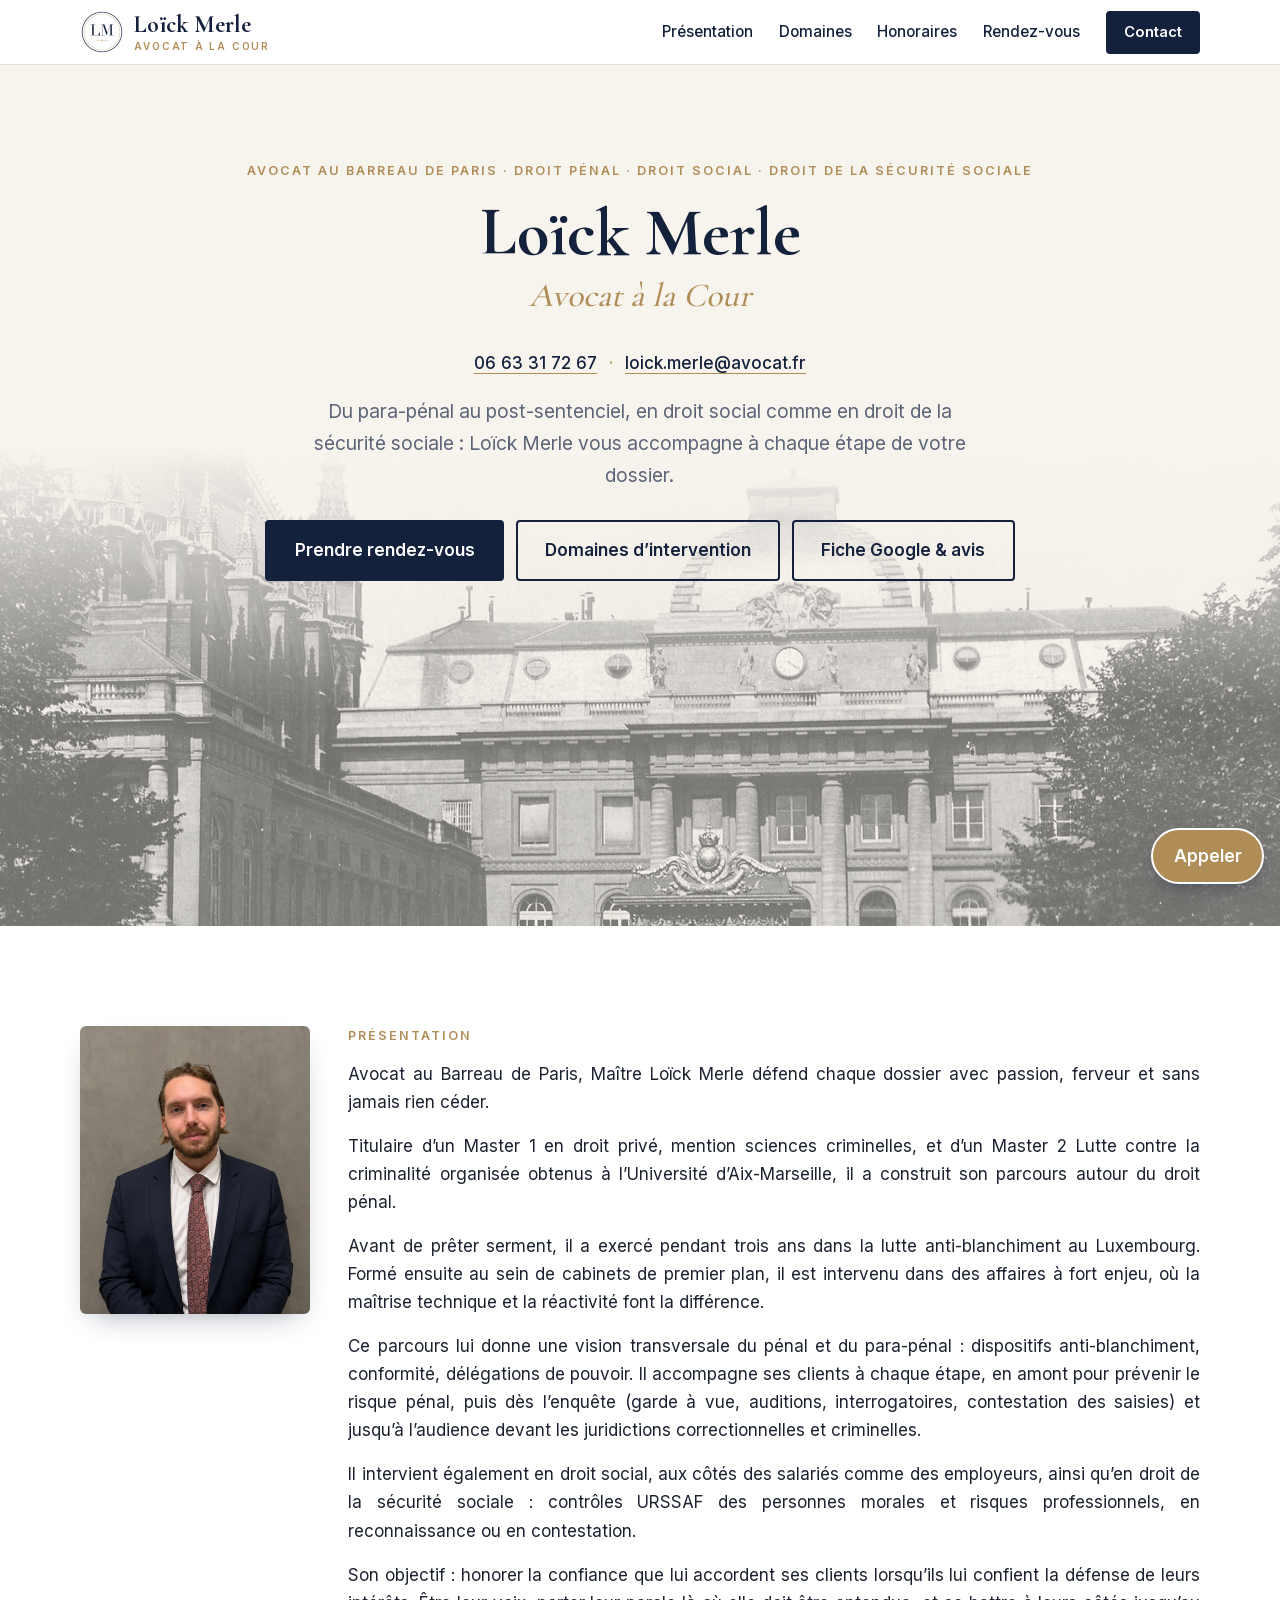
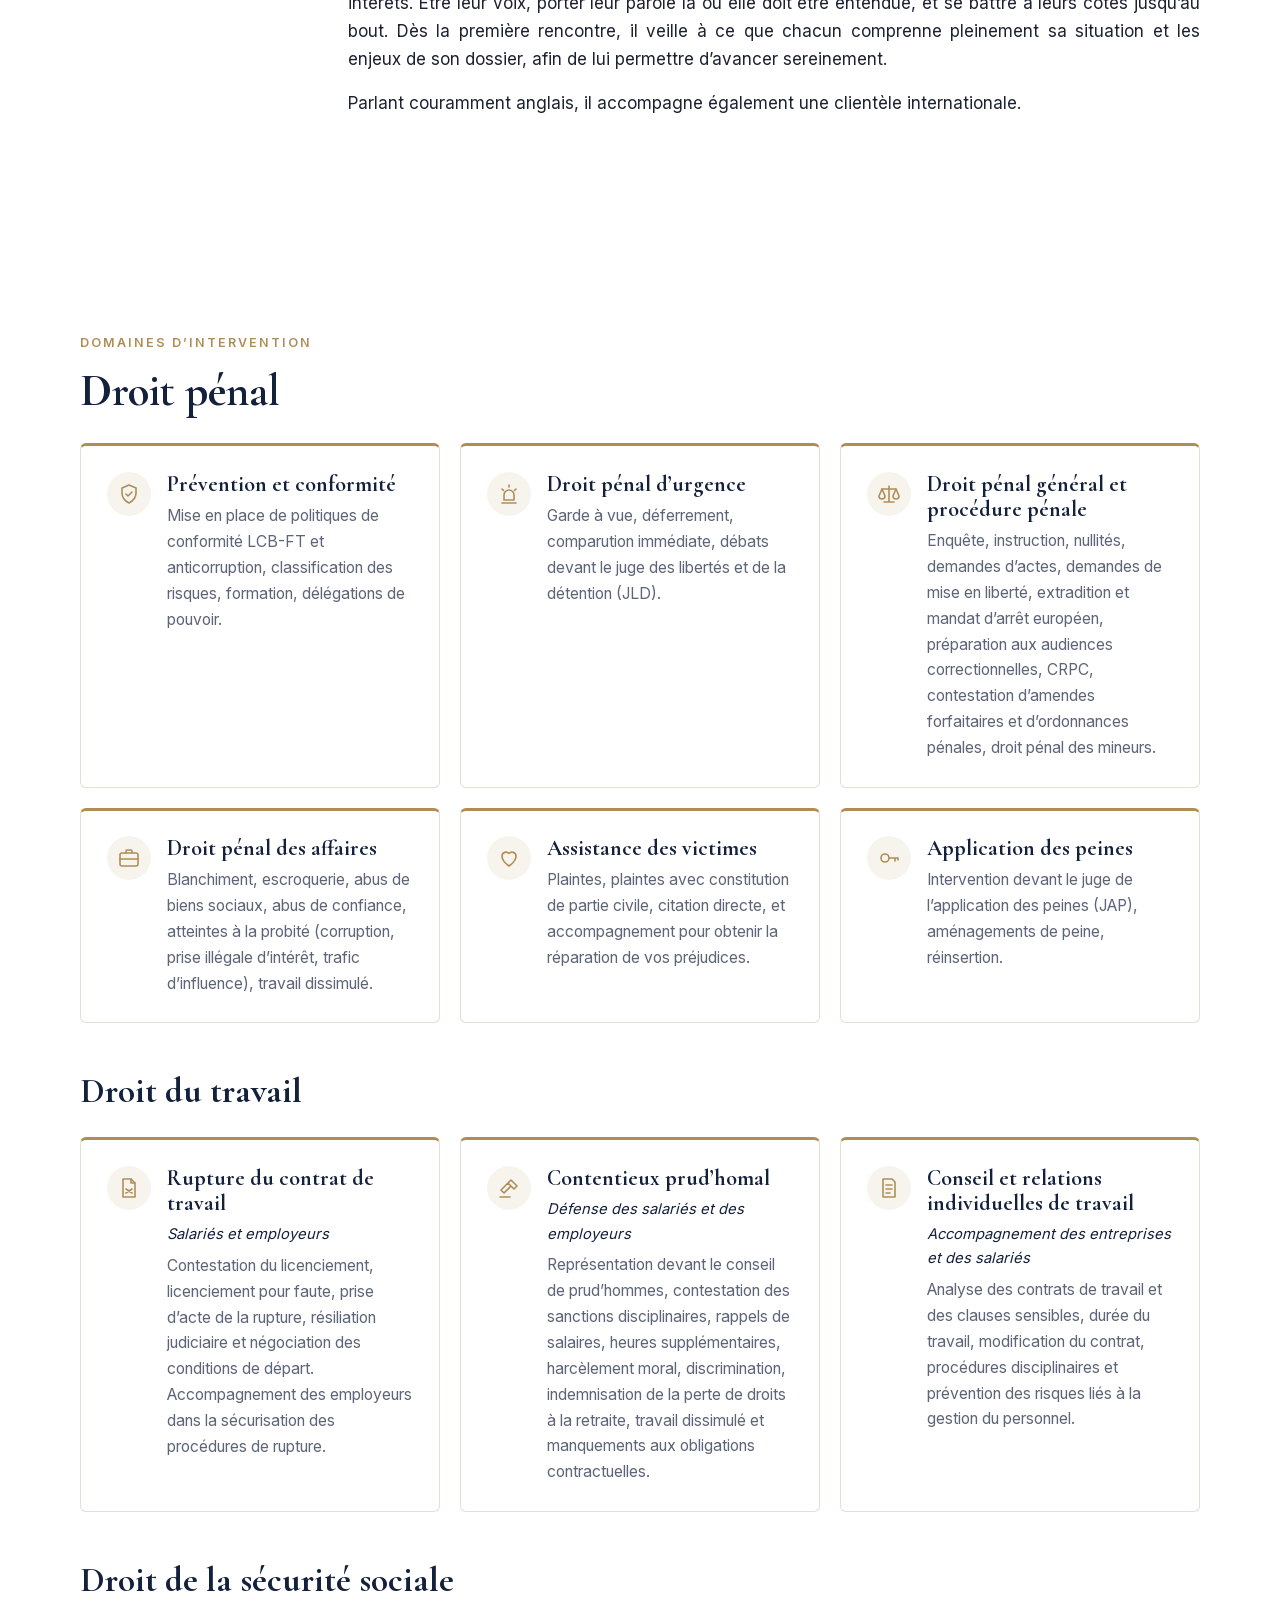
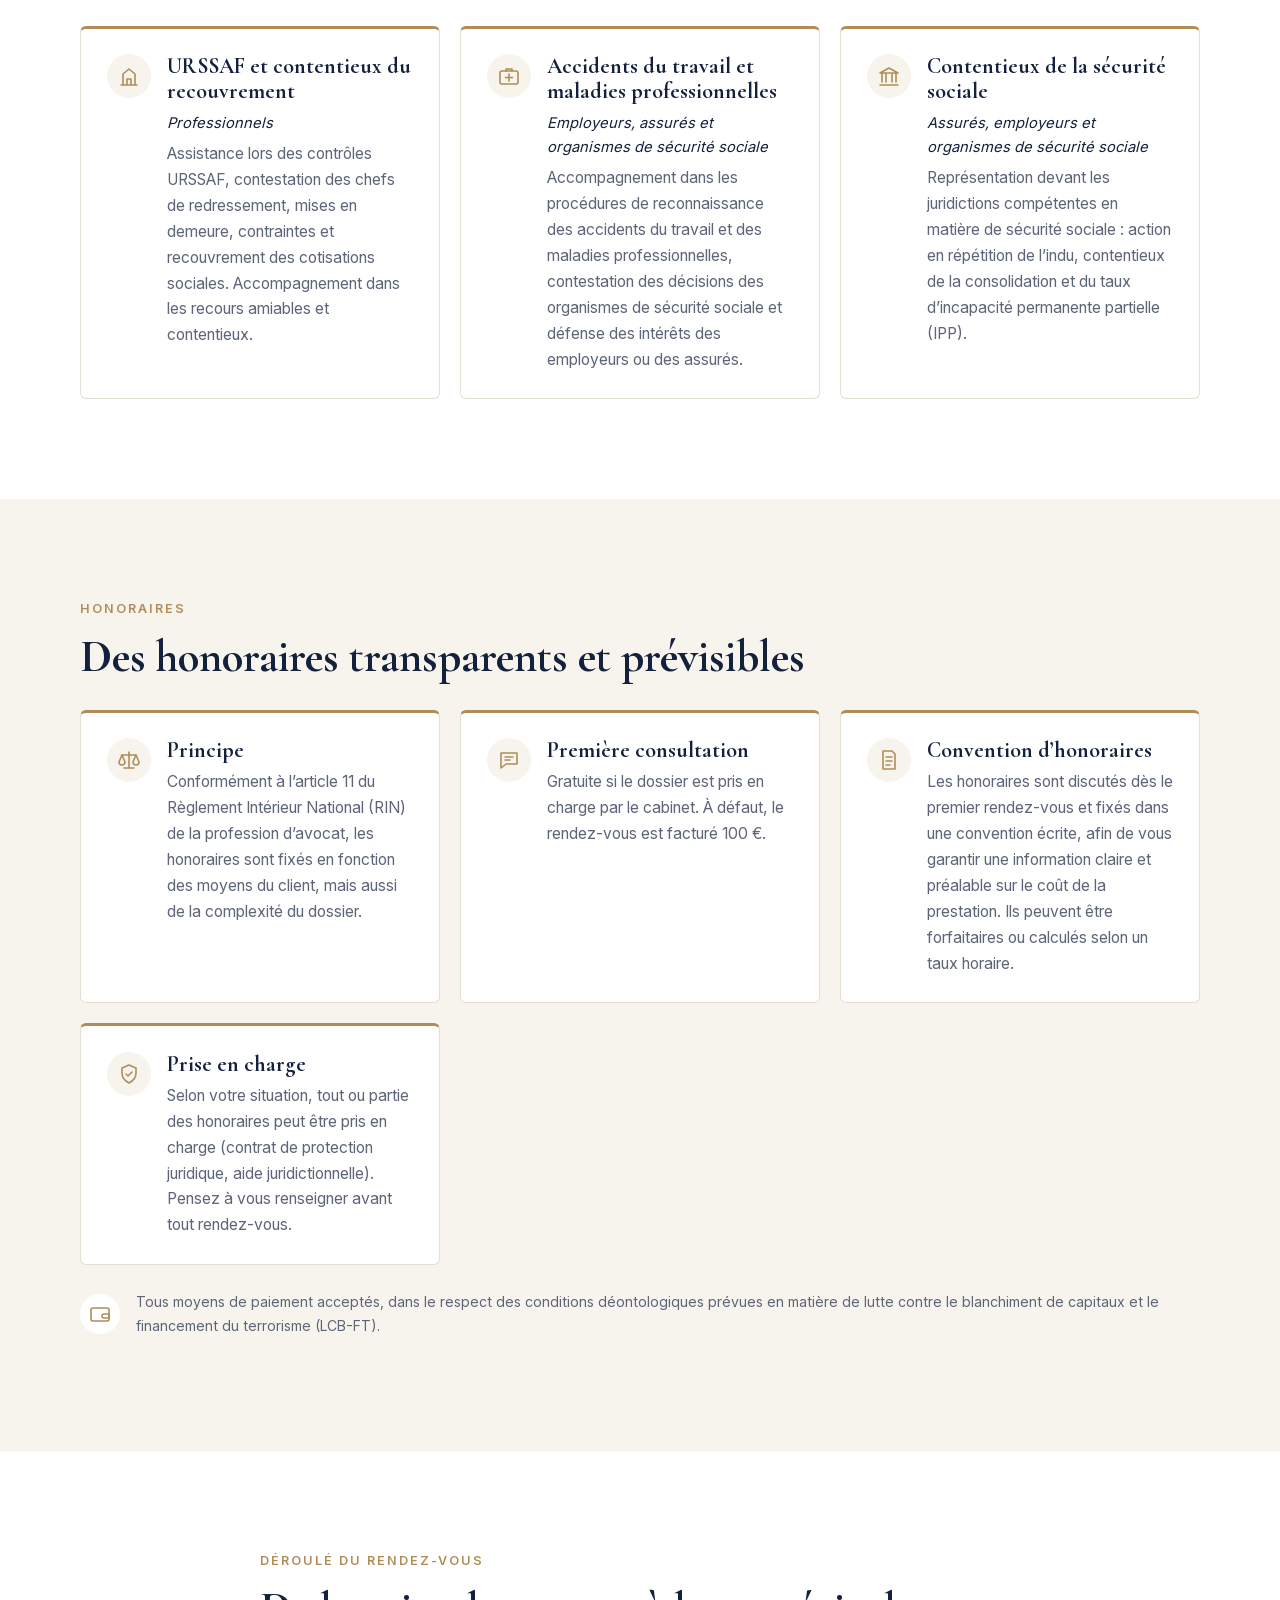
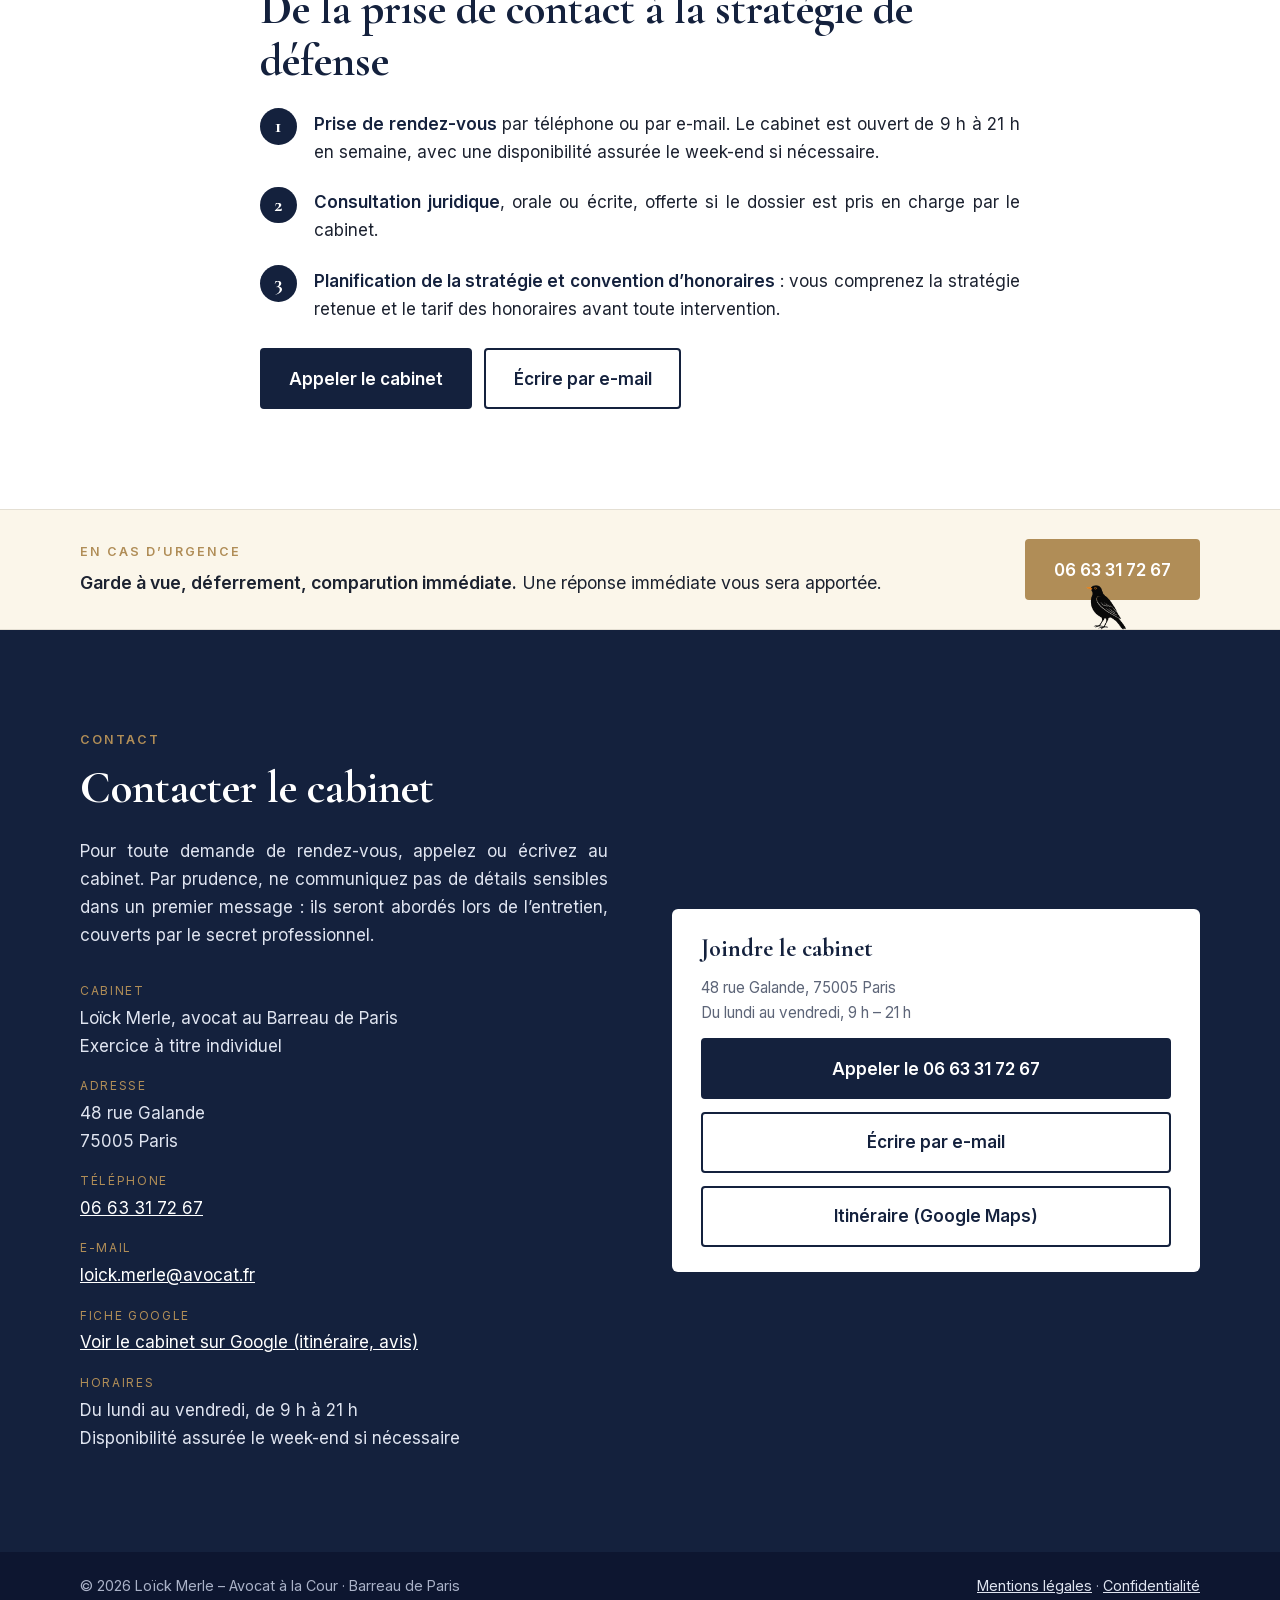
<file: index.html>
<!doctype html>
<html lang="fr">
<head>
  <meta charset="utf-8">
  <meta name="viewport" content="width=device-width, initial-scale=1">
  <title>Loïck Merle – Avocat à la Cour, pénaliste à Paris</title>
  <meta name="description" content="Loïck Merle, avocat à la Cour à Paris : du para-pénal au post-sentenciel. Garde à vue, comparution immédiate, instruction, droit pénal des affaires, victimes, droit du travail et sécurité sociale.">
  <meta property="og:title" content="Loïck Merle – Avocat à la Cour">
  <meta property="og:description" content="Du para-pénal au post-sentenciel : défense pénale, droit social et sécurité sociale, partout en France.">
  <meta property="og:locale" content="fr_FR">
  <link rel="preload" href="fonts/CormorantGaramond-500.woff2" as="font" type="font/woff2" crossorigin>
  <link rel="preload" href="fonts/Inter-400.woff2" as="font" type="font/woff2" crossorigin>
  <link rel="stylesheet" href="fonts/fonts.css?v=1795462035">
  <link rel="icon" type="image/png" sizes="64x64" href="images/favicon-64.png?v=1792937744">
  <link rel="apple-touch-icon" href="images/apple-touch-icon.png?v=1792937744">
  <link rel="stylesheet" href="style.css?v=1795462640">
  <script type="application/ld+json">
  {
    "@context": "https://schema.org",
    "@type": "LegalService",
    "name": "Loïck Merle – Avocat à la Cour",
    "address": { "@type": "PostalAddress", "streetAddress": "48 rue Galande", "postalCode": "75005", "addressLocality": "Paris", "addressCountry": "FR" },
    "telephone": "+33663317267",
    "email": "loick.merle@avocat.fr",
    "openingHoursSpecification": { "@type": "OpeningHoursSpecification", "dayOfWeek": ["Monday","Tuesday","Wednesday","Thursday","Friday"], "opens": "09:00", "closes": "21:00" },
    "sameAs": ["https://share.google/umiA7TWcqOIGLIWiP"],
    "hasMap": "https://share.google/umiA7TWcqOIGLIWiP",
    "knowsLanguage": ["fr", "en"],
    "founder": { "@type": "Person", "name": "Loïck Merle", "jobTitle": "Avocat à la Cour" },
    "areaServed": "FR",
    "inLanguage": "fr"
  }
  </script>
</head>
<body>
  <header class="site-header">
    <div class="wrap bar">
      <a href="#accueil" class="brand"><img class="brand-logo" src="images/logo-icone.png?v=1792937744" alt="" width="44" height="44"><div>Loïck Merle <span>Avocat à la Cour</span></div></a>
      <button class="burger" aria-label="Ouvrir le menu" aria-expanded="false" aria-controls="nav">☰</button>
      <nav id="nav" aria-label="Navigation principale">
        <a href="#apropos">Présentation</a>
        <a href="#domaines">Domaines</a>
        <a href="#honoraires">Honoraires</a>
        <a href="#rendez-vous">Rendez-vous</a>
        <a href="#contact" class="btn btn-sm">Contact</a>
      </nav>
    </div>
  </header>

  <main>
    <section id="accueil" class="hero">
      <div class="wrap hero-grid solo">
        <div class="hero-text">
          <p class="eyebrow">Avocat au Barreau de Paris · Droit pénal · Droit social · Droit de la sécurité sociale</p>
          <h1>Loïck Merle<br><span class="h1-sub">Avocat à la Cour</span></h1>
          <p class="hero-contact"><a href="tel:+33663317267">06 63 31 72 67</a> <span aria-hidden="true">·</span> <a href="mailto:loick.merle@avocat.fr">loick.merle@avocat.fr</a></p>
          <p class="lead">Du para-pénal au post-sentenciel, en droit social comme en droit de la sécurité sociale : Loïck Merle vous accompagne à chaque étape de votre dossier.</p>
          <div class="cta">
            <a href="#rendez-vous" class="btn">Prendre rendez-vous</a>
            <a href="#domaines" class="btn btn-ghost">Domaines d’intervention</a>
            <a href="https://share.google/umiA7TWcqOIGLIWiP" class="btn btn-ghost" target="_blank" rel="noopener">Fiche Google &amp; avis</a>
          </div>
        </div>
      </div>
    </section>

    <section id="apropos" class="section">
      <div class="wrap presentation">
        <figure class="portrait">
          <img src="images/portrait.webp?v=1795346760" alt="Portrait de Loïck Merle, avocat à la Cour" width="900" height="1125" loading="lazy">
        </figure>
        <div class="pres-text">
          <p class="eyebrow">Présentation</p>
          <p>Avocat au Barreau de Paris, Maître Loïck Merle défend chaque dossier avec passion, ferveur et sans jamais rien céder.</p>
          <p>Titulaire d’un Master 1 en droit privé, mention sciences criminelles, et d’un Master 2 Lutte contre la criminalité organisée obtenus à l’Université d’Aix-Marseille, il a construit son parcours autour du droit pénal.</p>
          <p>Avant de prêter serment, il a exercé pendant trois ans dans la lutte anti-blanchiment au Luxembourg. Formé ensuite au sein de cabinets de premier plan, il est intervenu dans des affaires à fort enjeu, où la maîtrise technique et la réactivité font la différence.</p>
          <p>Ce parcours lui donne une vision transversale du pénal et du para-pénal : dispositifs anti-blanchiment, conformité, délégations de pouvoir. Il accompagne ses clients à chaque étape, en amont pour prévenir le risque pénal, puis dès l’enquête (garde à vue, auditions, interrogatoires, contestation des saisies) et jusqu’à l’audience devant les juridictions correctionnelles et criminelles.</p>
          <p>Il intervient également en droit social, aux côtés des salariés comme des employeurs, ainsi qu’en droit de la sécurité sociale : contrôles URSSAF des personnes morales et risques professionnels, en reconnaissance ou en contestation.</p>
          <p>Son objectif : honorer la confiance que lui accordent ses clients lorsqu’ils lui confient la défense de leurs intérêts. Être leur voix, porter leur parole là où elle doit être entendue, et se battre à leurs côtés jusqu’au bout. Dès la première rencontre, il veille à ce que chacun comprenne pleinement sa situation et les enjeux de son dossier, afin de lui permettre d’avancer sereinement.</p>
          <p>Parlant couramment anglais, il accompagne également une clientèle internationale.</p>
        </div>
      </div>
    </section>

    <section id="domaines" class="section">
      <div class="wrap">
        <p class="eyebrow">Domaines d’intervention</p>
        <h2>Droit pénal</h2>
        <div class="cards">
          <article class="card"><span class="ico" aria-hidden="true"><svg viewBox="0 0 24 24"><path d="M12 3l7 3v5c0 5-3 8-7 10-4-2-7-5-7-10V6z"/><path d="M9 12l2 2 4-4"/></svg></span><div><h3>Prévention et conformité</h3><p>Mise en place de politiques de conformité LCB-FT et anticorruption, classification des risques, formation, délégations de pouvoir.</p></div></article>
          <article class="card"><span class="ico" aria-hidden="true"><svg viewBox="0 0 24 24"><path d="M12 3v2M5 7l1.4 1.4M19 7l-1.4 1.4"/><path d="M7 18v-5a5 5 0 0110 0v5z"/><path d="M5 21h14"/></svg></span><div><h3>Droit pénal d’urgence</h3><p>Garde à vue, déferrement, comparution immédiate, débats devant le juge des libertés et de la détention (JLD).</p></div></article>
          <article class="card"><span class="ico" aria-hidden="true"><svg viewBox="0 0 24 24"><path d="M12 4v16M7 20h10M5 7h14"/><path d="M5 7l-3 7a3 3 0 006 0zM19 7l-3 7a3 3 0 006 0z"/></svg></span><div><h3>Droit pénal général et procédure pénale</h3><p>Enquête, instruction, nullités, demandes d’actes, demandes de mise en liberté, extradition et mandat d’arrêt européen, préparation aux audiences correctionnelles, CRPC, contestation d’amendes forfaitaires et d’ordonnances pénales, droit pénal des mineurs.</p></div></article>
          <article class="card"><span class="ico" aria-hidden="true"><svg viewBox="0 0 24 24"><rect x="3" y="7" width="18" height="13" rx="2"/><path d="M9 7V5a1 1 0 011-1h4a1 1 0 011 1v2M3 13h18"/></svg></span><div><h3>Droit pénal des affaires</h3><p>Blanchiment, escroquerie, abus de biens sociaux, abus de confiance, atteintes à la probité (corruption, prise illégale d’intérêt, trafic d’influence), travail dissimulé.</p></div></article>
          <article class="card"><span class="ico" aria-hidden="true"><svg viewBox="0 0 24 24"><path d="M12 20s-7-4.5-7-10a4 4 0 017-2.5A4 4 0 0119 10c0 5.5-7 10-7 10z"/></svg></span><div><h3>Assistance des victimes</h3><p>Plaintes, plaintes avec constitution de partie civile, citation directe, et accompagnement pour obtenir la réparation de vos préjudices.</p></div></article>
          <article class="card"><span class="ico" aria-hidden="true"><svg viewBox="0 0 24 24"><circle cx="8" cy="12" r="4"/><path d="M12 12h9M18 12v3M21 12v2"/></svg></span><div><h3>Application des peines</h3><p>Intervention devant le juge de l’application des peines (JAP), aménagements de peine, réinsertion.</p></div></article>
        </div>

        <h2 class="h-sub">Droit du travail</h2>
        <div class="cards">
          <article class="card"><span class="ico" aria-hidden="true"><svg viewBox="0 0 24 24"><path d="M6 3h8l4 4v14H6z"/><path d="M14 3v4h4M9 13l6 4M15 13l-6 4"/></svg></span><div><h3>Rupture du contrat de travail</h3><p class="who">Salariés et employeurs</p><p>Contestation du licenciement, licenciement pour faute, prise d’acte de la rupture, résiliation judiciaire et négociation des conditions de départ. Accompagnement des employeurs dans la sécurisation des procédures de rupture.</p></div></article>
          <article class="card"><span class="ico" aria-hidden="true"><svg viewBox="0 0 24 24"><path d="M14 4l6 6-3 3-6-6zM11 7L4 14l3 3 7-7M3 21h10"/></svg></span><div><h3>Contentieux prud’homal</h3><p class="who">Défense des salariés et des employeurs</p><p>Représentation devant le conseil de prud’hommes, contestation des sanctions disciplinaires, rappels de salaires, heures supplémentaires, harcèlement moral, discrimination, indemnisation de la perte de droits à la retraite, travail dissimulé et manquements aux obligations contractuelles.</p></div></article>
          <article class="card"><span class="ico" aria-hidden="true"><svg viewBox="0 0 24 24"><path d="M6 3h9l3 3v15H6z"/><path d="M9 9h6M9 13h6M9 17h4"/></svg></span><div><h3>Conseil et relations individuelles de travail</h3><p class="who">Accompagnement des entreprises et des salariés</p><p>Analyse des contrats de travail et des clauses sensibles, durée du travail, modification du contrat, procédures disciplinaires et prévention des risques liés à la gestion du personnel.</p></div></article>
        </div>

        <h2 class="h-sub">Droit de la sécurité sociale</h2>
        <div class="cards">
          <article class="card"><span class="ico" aria-hidden="true"><svg viewBox="0 0 24 24"><path d="M4 21h16M6 21V10l6-5 6 5v11M10 21v-6h4v6"/></svg></span><div><h3>URSSAF et contentieux du recouvrement</h3><p class="who">Professionnels</p><p>Assistance lors des contrôles URSSAF, contestation des chefs de redressement, mises en demeure, contraintes et recouvrement des cotisations sociales. Accompagnement dans les recours amiables et contentieux.</p></div></article>
          <article class="card"><span class="ico" aria-hidden="true"><svg viewBox="0 0 24 24"><rect x="3" y="7" width="18" height="13" rx="2"/><path d="M12 10v7M8.5 13.5h7M9 7V5h6v2"/></svg></span><div><h3>Accidents du travail et maladies professionnelles</h3><p class="who">Employeurs, assurés et organismes de sécurité sociale</p><p>Accompagnement dans les procédures de reconnaissance des accidents du travail et des maladies professionnelles, contestation des décisions des organismes de sécurité sociale et défense des intérêts des employeurs ou des assurés.</p></div></article>
          <article class="card"><span class="ico" aria-hidden="true"><svg viewBox="0 0 24 24"><path d="M3 9l9-5 9 5zM5 9v9M9 9v9M15 9v9M19 9v9M3 21h18"/></svg></span><div><h3>Contentieux de la sécurité sociale</h3><p class="who">Assurés, employeurs et organismes de sécurité sociale</p><p>Représentation devant les juridictions compétentes en matière de sécurité sociale : action en répétition de l’indu, contentieux de la consolidation et du taux d’incapacité permanente partielle (IPP).</p></div></article>
        </div>
      </div>
    </section>

    <section id="honoraires" class="section alt">
      <div class="wrap">
        <p class="eyebrow">Honoraires</p>
        <h2>Des honoraires transparents et prévisibles</h2>
        <div class="cards two">
          <article class="card"><span class="ico" aria-hidden="true"><svg viewBox="0 0 24 24"><path d="M12 4v16M7 20h10M5 7h14"/><path d="M5 7l-3 7a3 3 0 006 0zM19 7l-3 7a3 3 0 006 0z"/></svg></span><div><h3>Principe</h3><p>Conformément à l’article 11 du Règlement Intérieur National (RIN) de la profession d’avocat, les honoraires sont fixés en fonction des moyens du client, mais aussi de la complexité du dossier.</p></div></article>
          <article class="card"><span class="ico" aria-hidden="true"><svg viewBox="0 0 24 24"><path d="M4 5h16v11H9l-5 4z"/><path d="M8 9h8M8 12h5"/></svg></span><div><h3>Première consultation</h3><p>Gratuite si le dossier est pris en charge par le cabinet. À défaut, le rendez-vous est facturé 100 €.</p></div></article>
          <article class="card"><span class="ico" aria-hidden="true"><svg viewBox="0 0 24 24"><path d="M6 3h9l3 3v15H6z"/><path d="M9 9h6M9 13h6M9 17h4"/></svg></span><div><h3>Convention d’honoraires</h3><p>Les honoraires sont discutés dès le premier rendez-vous et fixés dans une convention écrite, afin de vous garantir une information claire et préalable sur le coût de la prestation. Ils peuvent être forfaitaires ou calculés selon un taux horaire.</p></div></article>
          <article class="card"><span class="ico" aria-hidden="true"><svg viewBox="0 0 24 24"><path d="M12 3l7 3v5c0 5-3 8-7 10-4-2-7-5-7-10V6z"/><path d="M9 12l2 2 4-4"/></svg></span><div><h3>Prise en charge</h3><p>Selon votre situation, tout ou partie des honoraires peut être pris en charge (contrat de protection juridique, aide juridictionnelle). Pensez à vous renseigner avant tout rendez-vous.</p></div></article>
        </div>
        <p class="note pay"><span class="ico" aria-hidden="true"><svg viewBox="0 0 24 24"><rect x="3" y="6" width="18" height="13" rx="2"/><path d="M16 12h5v4h-5a2 2 0 010-4z"/></svg></span><span>Tous moyens de paiement acceptés, dans le respect des conditions déontologiques prévues en matière de lutte contre le blanchiment de capitaux et le financement du terrorisme (LCB-FT).</span></p>
      </div>
    </section>

    <section id="rendez-vous" class="section">
      <div class="wrap narrow">
        <p class="eyebrow">Déroulé du rendez-vous</p>
        <h2>De la prise de contact à la stratégie de défense</h2>
        <ol class="steps">
          <li><strong>Prise de rendez-vous</strong> par téléphone ou par e-mail. Le cabinet est ouvert de 9 h à 21 h en semaine, avec une disponibilité assurée le week-end si nécessaire.</li>
          <li><strong>Consultation juridique</strong>, orale ou écrite, offerte si le dossier est pris en charge par le cabinet.</li>
          <li><strong>Planification de la stratégie et convention d’honoraires</strong> : vous comprenez la stratégie retenue et le tarif des honoraires avant toute intervention.</li>
        </ol>
        <div class="cta start">
          <a class="btn" href="tel:+33663317267">Appeler le cabinet</a>
          <a class="btn btn-ghost" href="mailto:loick.merle@avocat.fr?subject=Demande%20de%20rendez-vous">Écrire par e-mail</a>
        </div>
      </div>
    </section>

    <section class="urgence" aria-label="Urgence">
      <img class="merle-secret" src="images/merle-perche.png?v=1792574018" alt="" aria-hidden="true" width="40" height="45">
      <div class="wrap urgence-in">
        <div>
          <p class="eyebrow">En cas d’urgence</p>
          <p class="urg-text"><strong>Garde à vue, déferrement, comparution immédiate.</strong> Une réponse immédiate vous sera apportée.</p>
        </div>
        <a class="btn btn-gold" href="tel:+33663317267">06 63 31 72 67</a>
      </div>
    </section>

    <section id="contact" class="section contact">
      <div class="wrap contact-grid">
        <div>
          <p class="eyebrow">Contact</p>
          <h2>Contacter le cabinet</h2>
          <p>Pour toute demande de rendez-vous, appelez ou écrivez au cabinet. Par prudence, ne communiquez pas de détails sensibles dans un premier message : ils seront abordés lors de l’entretien, couverts par le secret professionnel.</p>
          <dl class="infos">
            <dt>Cabinet</dt><dd>Loïck Merle, avocat au Barreau de Paris<br>Exercice à titre individuel</dd>
            <dt>Adresse</dt><dd>48 rue Galande<br>75005 Paris</dd>
            <dt>Téléphone</dt><dd><a href="tel:+33663317267">06 63 31 72 67</a></dd>
            <dt>E-mail</dt><dd><a href="mailto:loick.merle@avocat.fr">loick.merle@avocat.fr</a></dd>
            <dt>Fiche Google</dt><dd><a href="https://share.google/umiA7TWcqOIGLIWiP" target="_blank" rel="noopener">Voir le cabinet sur Google (itinéraire, avis)</a></dd>
            <dt>Horaires</dt><dd>Du lundi au vendredi, de 9 h à 21 h<br>Disponibilité assurée le week-end si nécessaire</dd>
          </dl>
        </div>
        <div class="form direct">
          <h3>Joindre le cabinet</h3>
          <p>48 rue Galande, 75005 Paris<br>Du lundi au vendredi, 9 h – 21 h</p>
          <a class="btn" href="tel:+33663317267">Appeler le 06 63 31 72 67</a>
          <a class="btn btn-ghost" href="mailto:loick.merle@avocat.fr?subject=Demande%20de%20rendez-vous">Écrire par e-mail</a>
          <a class="btn btn-ghost" href="https://www.google.com/maps/search/?api=1&amp;query=48+rue+Galande+75005+Paris" target="_blank" rel="noopener">Itinéraire (Google Maps)</a>
        </div>
      </div>
    </section>
  </main>

  <a class="float-call" href="tel:+33663317267" aria-label="Appeler le cabinet">Appeler</a>

  <footer class="site-footer">
    <div class="wrap foot">
      <p>© <span id="annee">2026</span> Loïck Merle – Avocat à la Cour · Barreau de Paris</p>
      <p><a href="mentions-legales.html">Mentions légales</a> · <a href="confidentialite.html">Confidentialité</a></p>
    </div>
  </footer>

  <script>
    (function () {
      var m = document.querySelector('.merle-secret');
      if (!m) return;
      function go() {
        if (m.classList.contains('envol')) return;
        m.classList.add('envol');
        setTimeout(function () { m.classList.remove('envol'); }, 6000);
      }
      m.addEventListener('mouseenter', go);
      m.addEventListener('click', go);
    })();
    document.getElementById('annee').textContent = new Date().getFullYear();
    var b = document.querySelector('.burger'), n = document.getElementById('nav');
    b.addEventListener('click', function () {
      var open = n.classList.toggle('open');
      b.setAttribute('aria-expanded', open);
    });
    n.addEventListener('click', function (e) { if (e.target.tagName === 'A') { n.classList.remove('open'); b.setAttribute('aria-expanded', 'false'); } });
  </script>
</body>
</html>
</file>
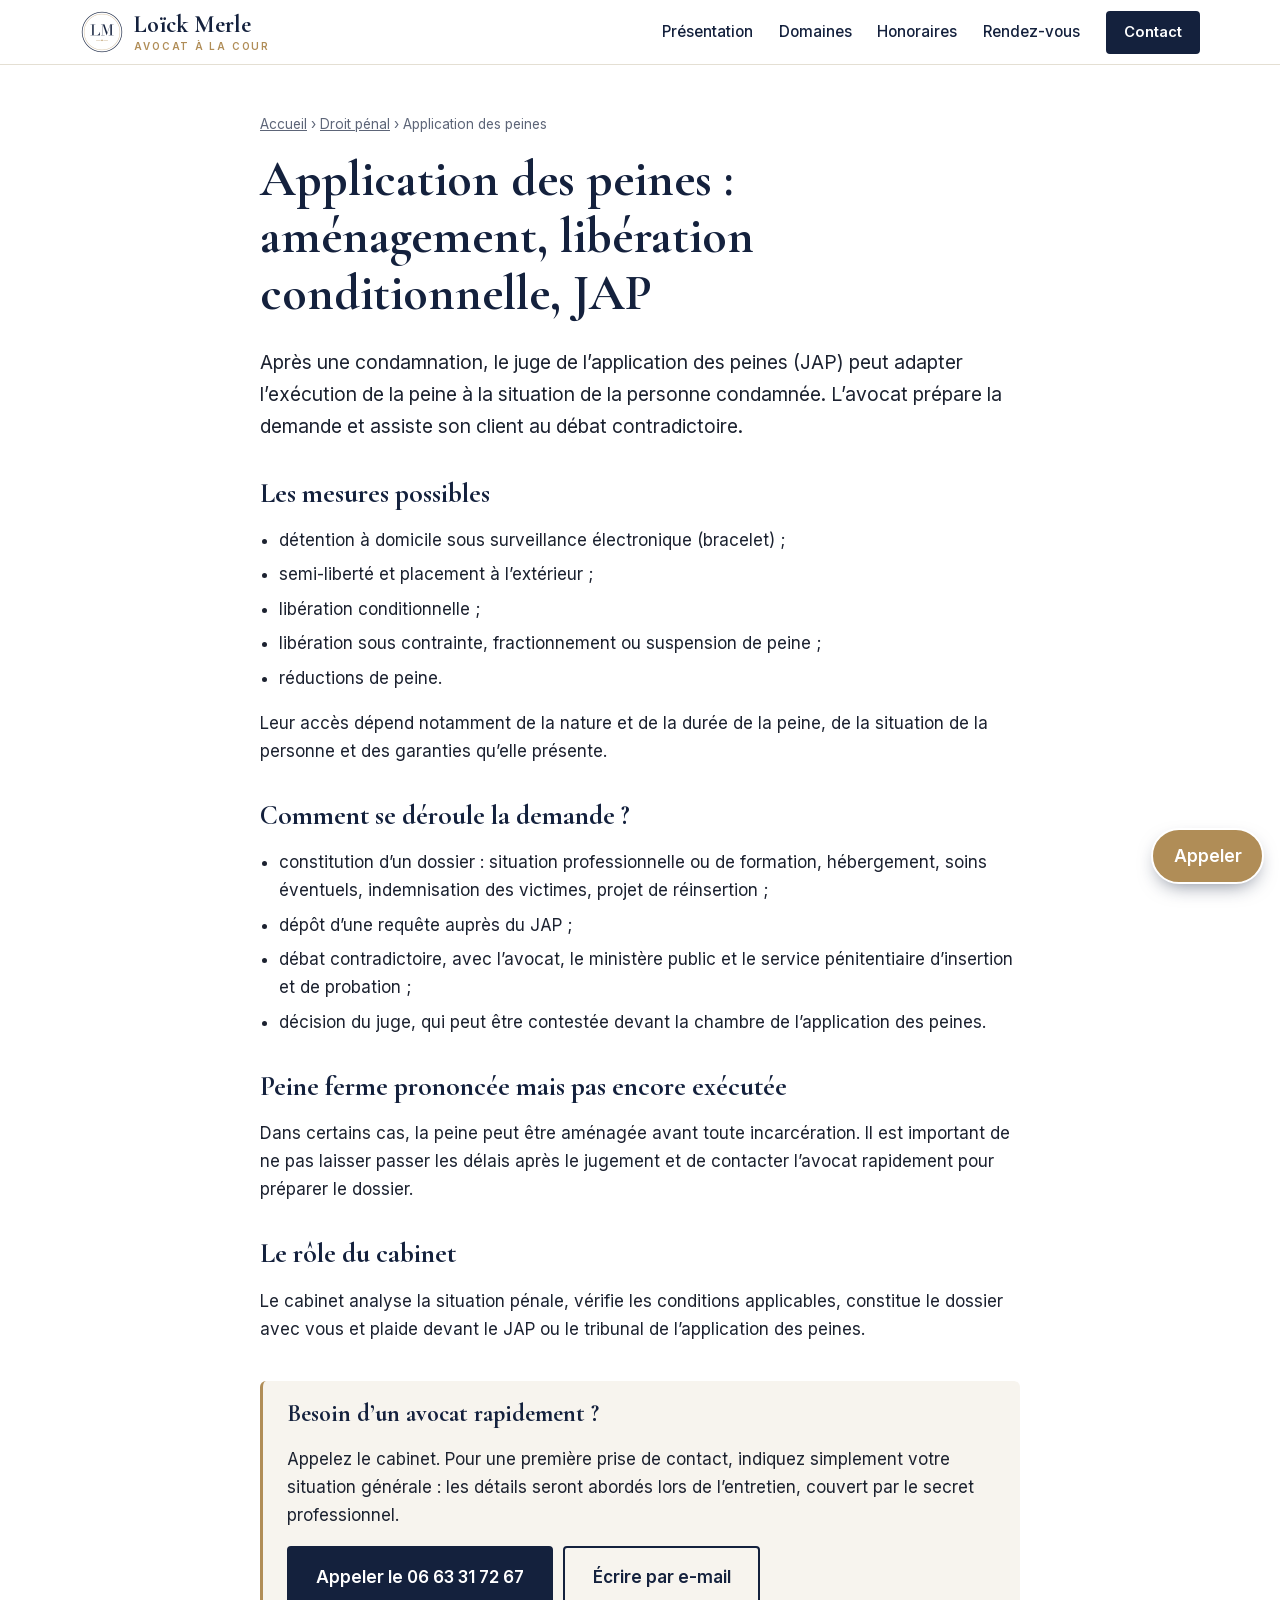
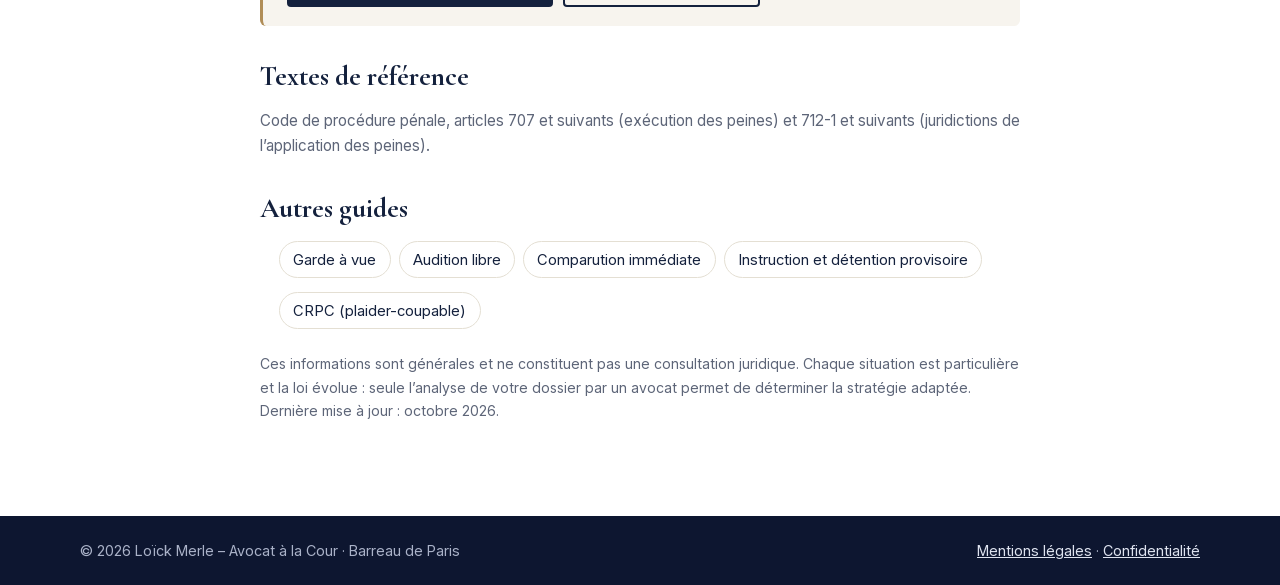
<file: application-des-peines.html>
<!doctype html>
<html lang="fr">
<head>
  <meta charset="utf-8">
  <meta name="viewport" content="width=device-width, initial-scale=1">
  <title>Application des peines : aménagement, libération conditionnelle, JAP – Loïck Merle, Avocat à la Cour</title>
  <meta name="description" content="Juge de l’application des peines : aménagements de peine, bracelet électronique, libération conditionnelle, réductions de peine. Par Loïck Merle, avocat à la Cour à Paris.">
  <meta property="og:title" content="Application des peines : aménagement, libération conditionnelle, JAP">
  <meta property="og:description" content="Juge de l’application des peines : aménagements de peine, bracelet électronique, libération conditionnelle, réductions de peine. Par Loïck Merle, avocat à la Cour à Paris.">
  <meta property="og:locale" content="fr_FR">
  <link rel="preload" href="fonts/CormorantGaramond-500.woff2" as="font" type="font/woff2" crossorigin>
  <link rel="preload" href="fonts/Inter-400.woff2" as="font" type="font/woff2" crossorigin>
  <link rel="stylesheet" href="fonts/fonts.css?v=1795462035">
  <link rel="icon" type="image/png" sizes="64x64" href="images/favicon-64.png?v=1792937744">
  <link rel="apple-touch-icon" href="images/apple-touch-icon.png?v=1792937744">
  <link rel="stylesheet" href="style.css?v=1795462640">
</head>
<body>
  <header class="site-header">
    <div class="wrap bar">
      <a href="index.html" class="brand"><img class="brand-logo" src="images/logo-icone.png?v=1792937744" alt="" width="44" height="44"><div>Loïck Merle <span>Avocat à la Cour</span></div></a>
      <button class="burger" aria-label="Ouvrir le menu" aria-expanded="false" aria-controls="nav">☰</button>
      <nav id="nav" aria-label="Navigation principale">
        <a href="index.html#apropos">Présentation</a>
        <a href="index.html#domaines">Domaines</a>
        <a href="index.html#honoraires">Honoraires</a>
        <a href="index.html#rendez-vous">Rendez-vous</a>
        <a href="index.html#contact" class="btn btn-sm">Contact</a>
      </nav>
    </div>
  </header>
  <main class="guide">
    <div class="wrap narrow">
      <p class="crumbs"><a href="index.html">Accueil</a> › <a href="index.html#domaines">Droit pénal</a> › Application des peines</p>
      <h1>Application des peines : aménagement, libération conditionnelle, JAP</h1>
      <p class="lead">Après une condamnation, le juge de l’application des peines (JAP) peut adapter l’exécution de la peine à la situation de la personne condamnée. L’avocat prépare la demande et assiste son client au débat contradictoire.</p>
      <h2>Les mesures possibles</h2>
<ul>
<li>détention à domicile sous surveillance électronique (bracelet) ;</li>
<li>semi-liberté et placement à l’extérieur ;</li>
<li>libération conditionnelle ;</li>
<li>libération sous contrainte, fractionnement ou suspension de peine ;</li>
<li>réductions de peine.</li>
</ul>
<p>Leur accès dépend notamment de la nature et de la durée de la peine, de la situation de la personne et des garanties qu’elle présente.</p>
      <h2>Comment se déroule la demande ?</h2>
<ul>
<li>constitution d’un dossier : situation professionnelle ou de formation, hébergement, soins éventuels, indemnisation des victimes, projet de réinsertion ;</li>
<li>dépôt d’une requête auprès du JAP ;</li>
<li>débat contradictoire, avec l’avocat, le ministère public et le service pénitentiaire d’insertion et de probation ;</li>
<li>décision du juge, qui peut être contestée devant la chambre de l’application des peines.</li>
</ul>
      <h2>Peine ferme prononcée mais pas encore exécutée</h2>
<p>Dans certains cas, la peine peut être aménagée avant toute incarcération. Il est important de ne pas laisser passer les délais après le jugement et de contacter l’avocat rapidement pour préparer le dossier.</p>
      <h2>Le rôle du cabinet</h2>
<p>Le cabinet analyse la situation pénale, vérifie les conditions applicables, constitue le dossier avec vous et plaide devant le JAP ou le tribunal de l’application des peines.</p>
      <div class="callout">
        <h2>Besoin d’un avocat rapidement ?</h2>
        <p>Appelez le cabinet. Pour une première prise de contact, indiquez simplement votre situation générale : les détails seront abordés lors de l’entretien, couvert par le secret professionnel.</p>
        <p class="cta"><a class="btn" href="tel:+33663317267">Appeler le 06 63 31 72 67</a> <a class="btn btn-ghost" href="mailto:loick.merle@avocat.fr?subject=Demande%20de%20rendez-vous">Écrire par e-mail</a></p>
      </div>
      <h2>Textes de référence</h2>
      <p class="refs">Code de procédure pénale, articles 707 et suivants (exécution des peines) et 712-1 et suivants (juridictions de l’application des peines).</p>
      <h2>Autres guides</h2>
      <ul class="guides">
<li><a href="garde-a-vue.html">Garde à vue</a></li>
<li><a href="audition-libre.html">Audition libre</a></li>
<li><a href="comparution-immediate.html">Comparution immédiate</a></li>
<li><a href="detention-provisoire.html">Instruction et détention provisoire</a></li>
<li><a href="crpc-plaider-coupable.html">CRPC (plaider-coupable)</a></li>
      </ul>
      <p class="note">Ces informations sont générales et ne constituent pas une consultation juridique. Chaque situation est particulière et la loi évolue : seule l’analyse de votre dossier par un avocat permet de déterminer la stratégie adaptée. Dernière mise à jour : octobre 2026.</p>
    </div>
  </main>
  <a class="float-call" href="tel:+33663317267" aria-label="Appeler le cabinet">Appeler</a>
  <footer class="site-footer">
    <div class="wrap foot">
      <p>© <span id="annee">2026</span> Loïck Merle – Avocat à la Cour · Barreau de Paris</p>
      <p><a href="mentions-legales.html">Mentions légales</a> · <a href="confidentialite.html">Confidentialité</a></p>
    </div>
  </footer>
  <script>
    document.getElementById('annee').textContent = new Date().getFullYear();
    var b = document.querySelector('.burger'), n = document.getElementById('nav');
    b.addEventListener('click', function () { var o = n.classList.toggle('open'); b.setAttribute('aria-expanded', o); });
  </script>
</body>
</html>
</file>
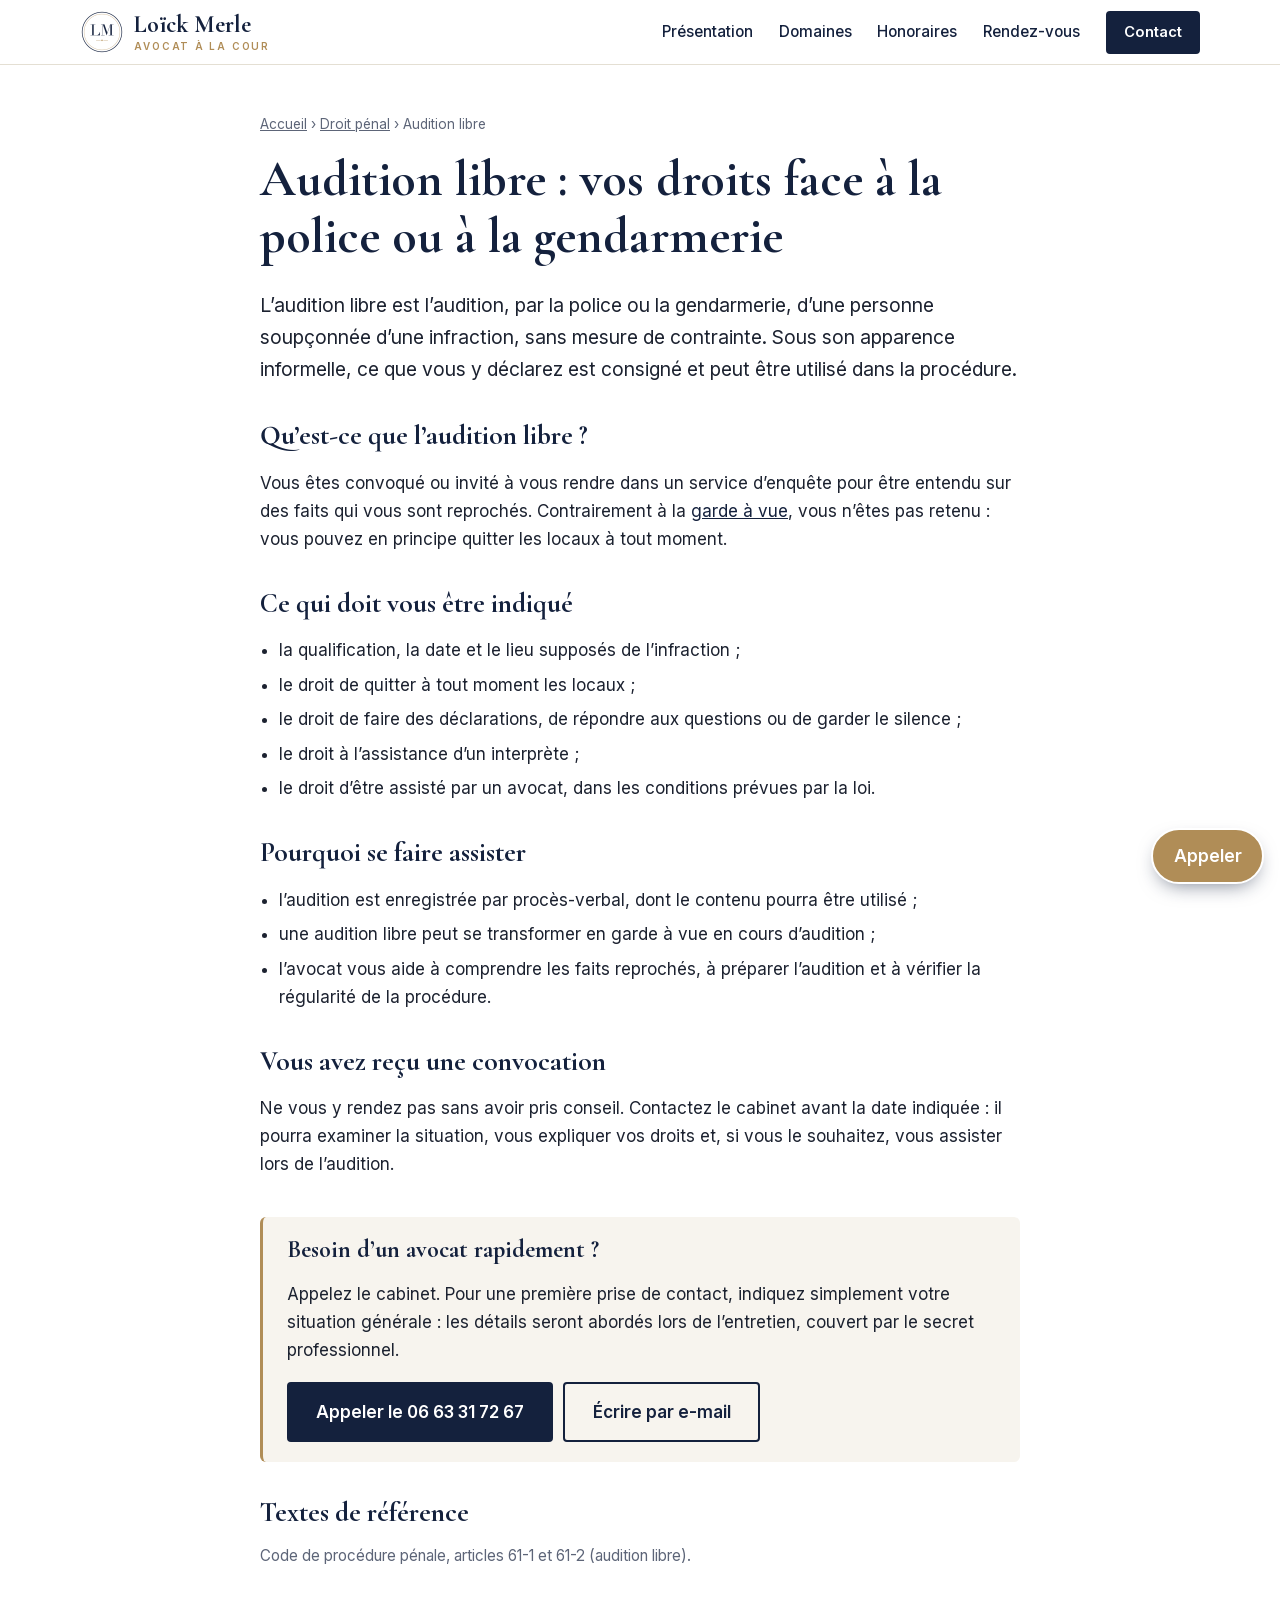
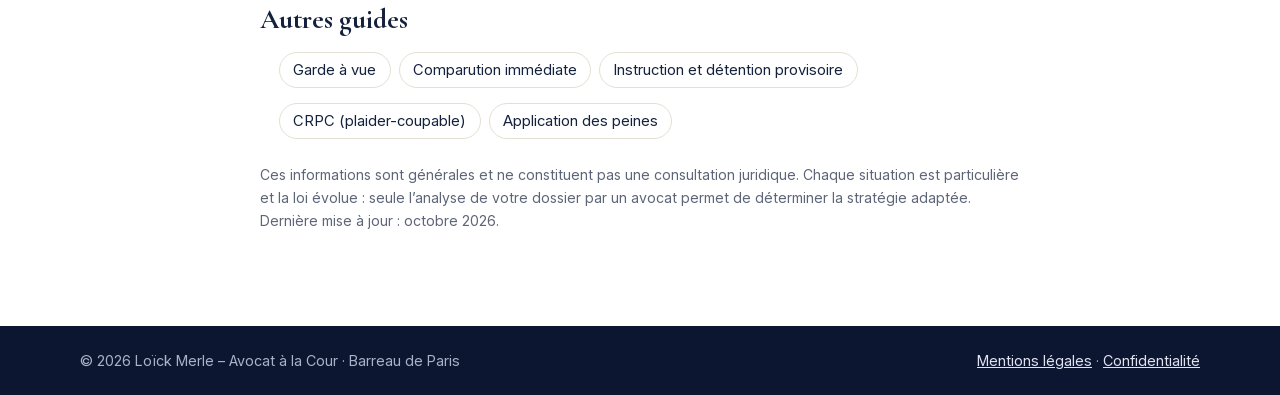
<file: audition-libre.html>
<!doctype html>
<html lang="fr">
<head>
  <meta charset="utf-8">
  <meta name="viewport" content="width=device-width, initial-scale=1">
  <title>Audition libre : vos droits face à la police ou à la gendarmerie – Loïck Merle, Avocat à la Cour</title>
  <meta name="description" content="Audition libre : définition, droits, risques et assistance d’un avocat. Informations générales par Loïck Merle, avocat à la Cour à Paris.">
  <meta property="og:title" content="Audition libre : vos droits face à la police ou à la gendarmerie">
  <meta property="og:description" content="Audition libre : définition, droits, risques et assistance d’un avocat. Informations générales par Loïck Merle, avocat à la Cour à Paris.">
  <meta property="og:locale" content="fr_FR">
  <link rel="preload" href="fonts/CormorantGaramond-500.woff2" as="font" type="font/woff2" crossorigin>
  <link rel="preload" href="fonts/Inter-400.woff2" as="font" type="font/woff2" crossorigin>
  <link rel="stylesheet" href="fonts/fonts.css?v=1795462035">
  <link rel="icon" type="image/png" sizes="64x64" href="images/favicon-64.png?v=1792937744">
  <link rel="apple-touch-icon" href="images/apple-touch-icon.png?v=1792937744">
  <link rel="stylesheet" href="style.css?v=1795462640">
</head>
<body>
  <header class="site-header">
    <div class="wrap bar">
      <a href="index.html" class="brand"><img class="brand-logo" src="images/logo-icone.png?v=1792937744" alt="" width="44" height="44"><div>Loïck Merle <span>Avocat à la Cour</span></div></a>
      <button class="burger" aria-label="Ouvrir le menu" aria-expanded="false" aria-controls="nav">☰</button>
      <nav id="nav" aria-label="Navigation principale">
        <a href="index.html#apropos">Présentation</a>
        <a href="index.html#domaines">Domaines</a>
        <a href="index.html#honoraires">Honoraires</a>
        <a href="index.html#rendez-vous">Rendez-vous</a>
        <a href="index.html#contact" class="btn btn-sm">Contact</a>
      </nav>
    </div>
  </header>
  <main class="guide">
    <div class="wrap narrow">
      <p class="crumbs"><a href="index.html">Accueil</a> › <a href="index.html#domaines">Droit pénal</a> › Audition libre</p>
      <h1>Audition libre : vos droits face à la police ou à la gendarmerie</h1>
      <p class="lead">L’audition libre est l’audition, par la police ou la gendarmerie, d’une personne soupçonnée d’une infraction, sans mesure de contrainte. Sous son apparence informelle, ce que vous y déclarez est consigné et peut être utilisé dans la procédure.</p>
      <h2>Qu’est-ce que l’audition libre ?</h2>
<p>Vous êtes convoqué ou invité à vous rendre dans un service d’enquête pour être entendu sur des faits qui vous sont reprochés. Contrairement à la <a href="garde-a-vue.html">garde à vue</a>, vous n’êtes pas retenu : vous pouvez en principe quitter les locaux à tout moment.</p>
      <h2>Ce qui doit vous être indiqué</h2>
<ul>
<li>la qualification, la date et le lieu supposés de l’infraction ;</li>
<li>le droit de quitter à tout moment les locaux ;</li>
<li>le droit de faire des déclarations, de répondre aux questions ou de garder le silence ;</li>
<li>le droit à l’assistance d’un interprète ;</li>
<li>le droit d’être assisté par un avocat, dans les conditions prévues par la loi.</li>
</ul>
      <h2>Pourquoi se faire assister</h2>
<ul>
<li>l’audition est enregistrée par procès-verbal, dont le contenu pourra être utilisé ;</li>
<li>une audition libre peut se transformer en garde à vue en cours d’audition ;</li>
<li>l’avocat vous aide à comprendre les faits reprochés, à préparer l’audition et à vérifier la régularité de la procédure.</li>
</ul>
      <h2>Vous avez reçu une convocation</h2>
<p>Ne vous y rendez pas sans avoir pris conseil. Contactez le cabinet avant la date indiquée : il pourra examiner la situation, vous expliquer vos droits et, si vous le souhaitez, vous assister lors de l’audition.</p>
      <div class="callout">
        <h2>Besoin d’un avocat rapidement ?</h2>
        <p>Appelez le cabinet. Pour une première prise de contact, indiquez simplement votre situation générale : les détails seront abordés lors de l’entretien, couvert par le secret professionnel.</p>
        <p class="cta"><a class="btn" href="tel:+33663317267">Appeler le 06 63 31 72 67</a> <a class="btn btn-ghost" href="mailto:loick.merle@avocat.fr?subject=Demande%20de%20rendez-vous">Écrire par e-mail</a></p>
      </div>
      <h2>Textes de référence</h2>
      <p class="refs">Code de procédure pénale, articles 61-1 et 61-2 (audition libre).</p>
      <h2>Autres guides</h2>
      <ul class="guides">
<li><a href="garde-a-vue.html">Garde à vue</a></li>
<li><a href="comparution-immediate.html">Comparution immédiate</a></li>
<li><a href="detention-provisoire.html">Instruction et détention provisoire</a></li>
<li><a href="crpc-plaider-coupable.html">CRPC (plaider-coupable)</a></li>
<li><a href="application-des-peines.html">Application des peines</a></li>
      </ul>
      <p class="note">Ces informations sont générales et ne constituent pas une consultation juridique. Chaque situation est particulière et la loi évolue : seule l’analyse de votre dossier par un avocat permet de déterminer la stratégie adaptée. Dernière mise à jour : octobre 2026.</p>
    </div>
  </main>
  <a class="float-call" href="tel:+33663317267" aria-label="Appeler le cabinet">Appeler</a>
  <footer class="site-footer">
    <div class="wrap foot">
      <p>© <span id="annee">2026</span> Loïck Merle – Avocat à la Cour · Barreau de Paris</p>
      <p><a href="mentions-legales.html">Mentions légales</a> · <a href="confidentialite.html">Confidentialité</a></p>
    </div>
  </footer>
  <script>
    document.getElementById('annee').textContent = new Date().getFullYear();
    var b = document.querySelector('.burger'), n = document.getElementById('nav');
    b.addEventListener('click', function () { var o = n.classList.toggle('open'); b.setAttribute('aria-expanded', o); });
  </script>
</body>
</html>
</file>
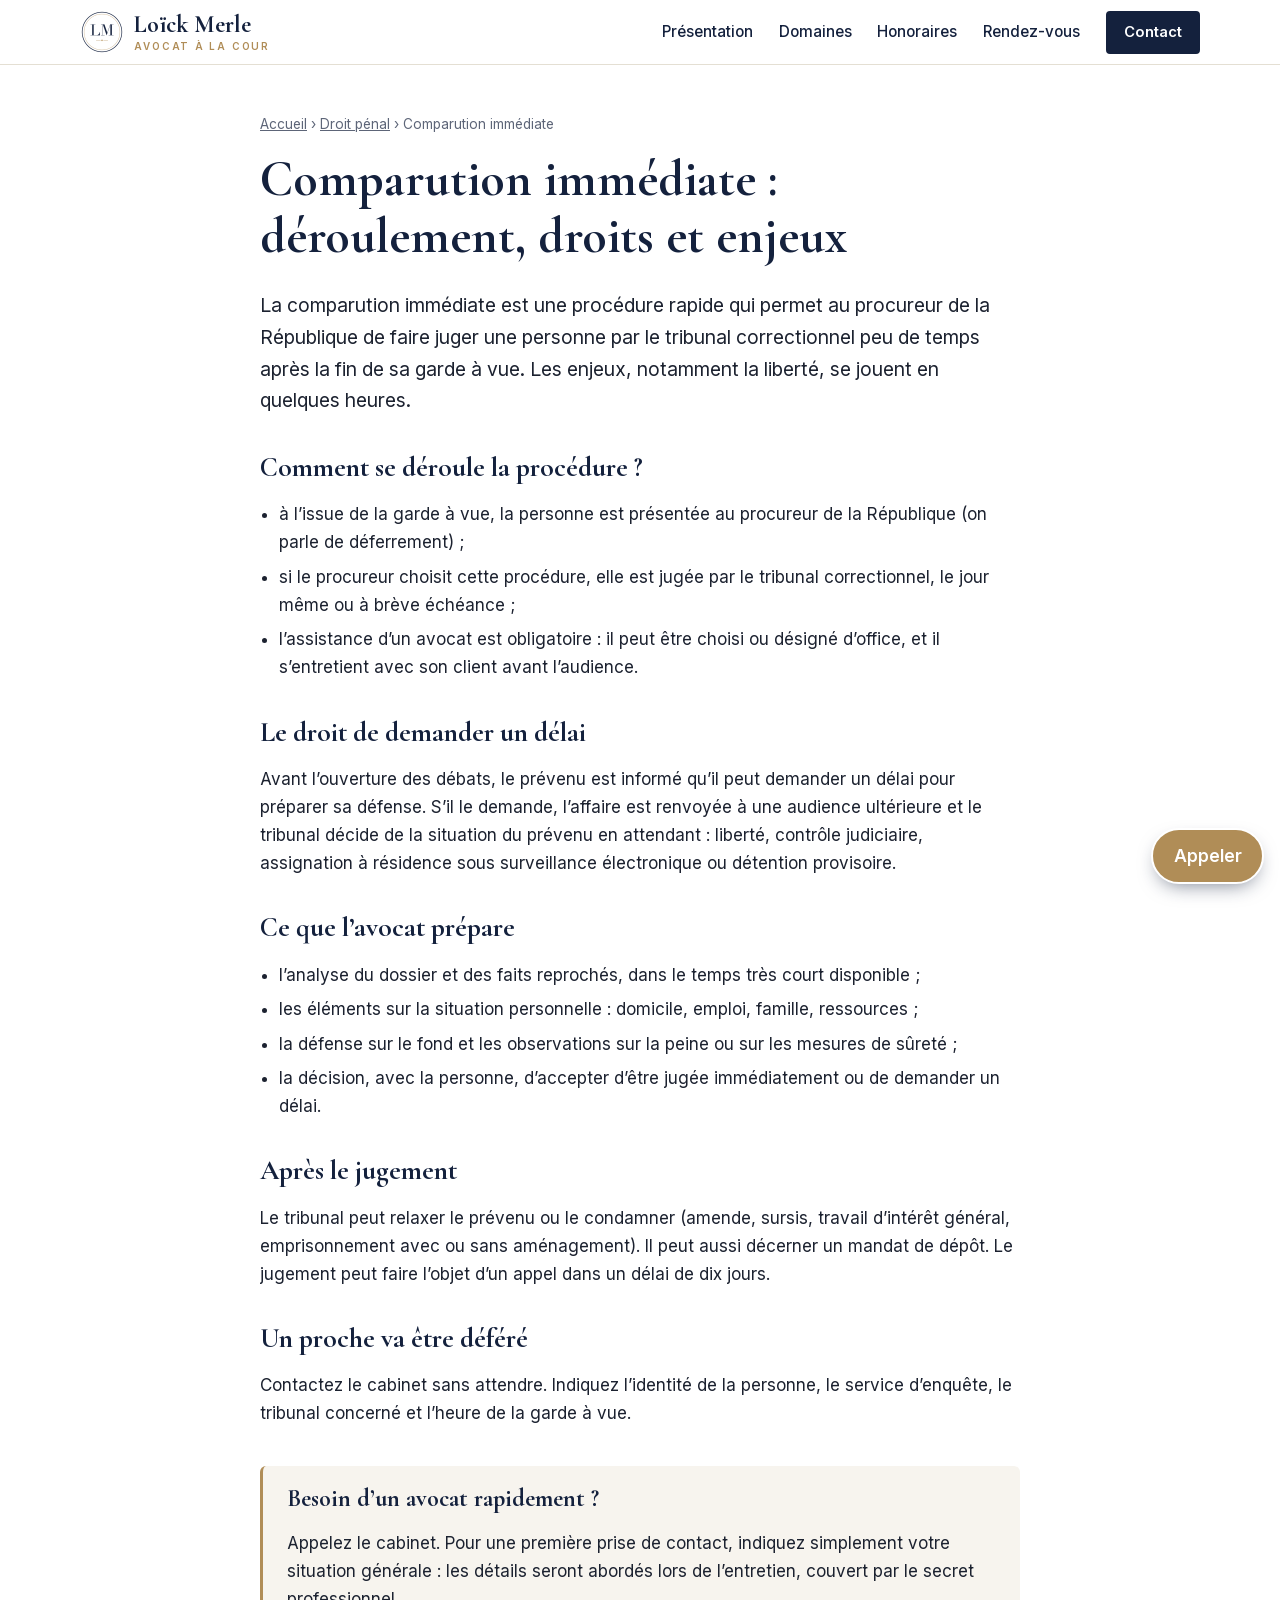
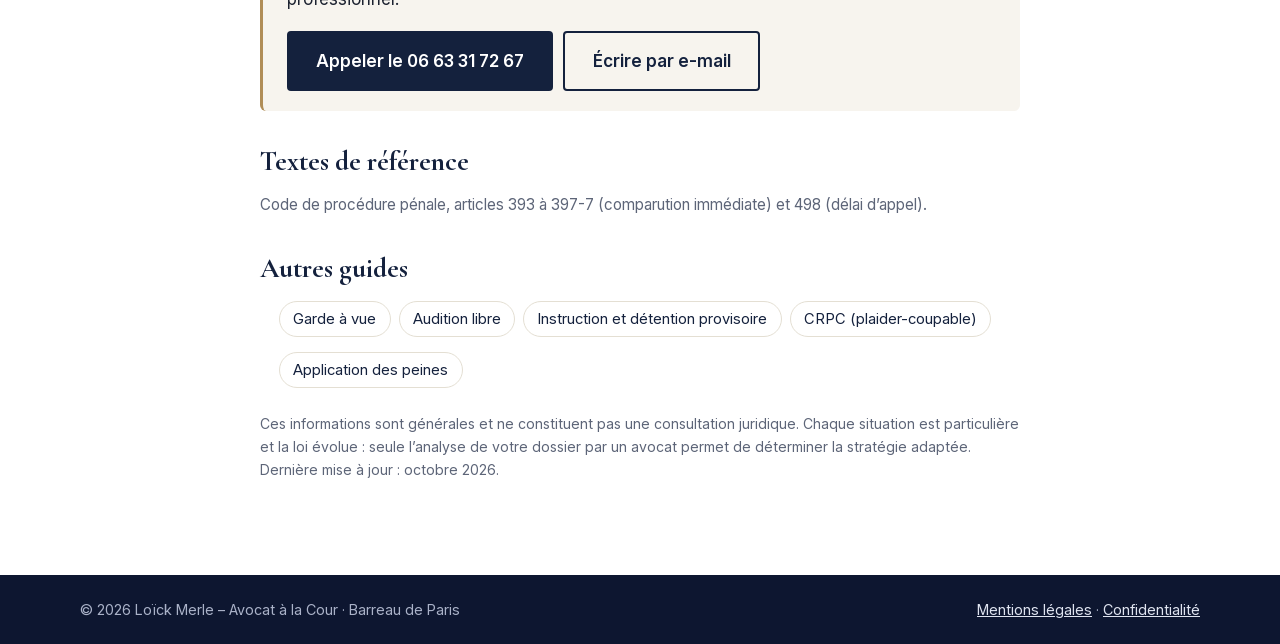
<file: comparution-immediate.html>
<!doctype html>
<html lang="fr">
<head>
  <meta charset="utf-8">
  <meta name="viewport" content="width=device-width, initial-scale=1">
  <title>Comparution immédiate : déroulement, droits et enjeux – Loïck Merle, Avocat à la Cour</title>
  <meta name="description" content="Comparution immédiate : déferrement, rôle de l’avocat, droit de demander un délai, risque de détention. Par Loïck Merle, avocat à la Cour à Paris.">
  <meta property="og:title" content="Comparution immédiate : déroulement, droits et enjeux">
  <meta property="og:description" content="Comparution immédiate : déferrement, rôle de l’avocat, droit de demander un délai, risque de détention. Par Loïck Merle, avocat à la Cour à Paris.">
  <meta property="og:locale" content="fr_FR">
  <link rel="preload" href="fonts/CormorantGaramond-500.woff2" as="font" type="font/woff2" crossorigin>
  <link rel="preload" href="fonts/Inter-400.woff2" as="font" type="font/woff2" crossorigin>
  <link rel="stylesheet" href="fonts/fonts.css?v=1795462035">
  <link rel="icon" type="image/png" sizes="64x64" href="images/favicon-64.png?v=1792937744">
  <link rel="apple-touch-icon" href="images/apple-touch-icon.png?v=1792937744">
  <link rel="stylesheet" href="style.css?v=1795462640">
</head>
<body>
  <header class="site-header">
    <div class="wrap bar">
      <a href="index.html" class="brand"><img class="brand-logo" src="images/logo-icone.png?v=1792937744" alt="" width="44" height="44"><div>Loïck Merle <span>Avocat à la Cour</span></div></a>
      <button class="burger" aria-label="Ouvrir le menu" aria-expanded="false" aria-controls="nav">☰</button>
      <nav id="nav" aria-label="Navigation principale">
        <a href="index.html#apropos">Présentation</a>
        <a href="index.html#domaines">Domaines</a>
        <a href="index.html#honoraires">Honoraires</a>
        <a href="index.html#rendez-vous">Rendez-vous</a>
        <a href="index.html#contact" class="btn btn-sm">Contact</a>
      </nav>
    </div>
  </header>
  <main class="guide">
    <div class="wrap narrow">
      <p class="crumbs"><a href="index.html">Accueil</a> › <a href="index.html#domaines">Droit pénal</a> › Comparution immédiate</p>
      <h1>Comparution immédiate : déroulement, droits et enjeux</h1>
      <p class="lead">La comparution immédiate est une procédure rapide qui permet au procureur de la République de faire juger une personne par le tribunal correctionnel peu de temps après la fin de sa garde à vue. Les enjeux, notamment la liberté, se jouent en quelques heures.</p>
      <h2>Comment se déroule la procédure ?</h2>
<ul>
<li>à l’issue de la garde à vue, la personne est présentée au procureur de la République (on parle de déferrement) ;</li>
<li>si le procureur choisit cette procédure, elle est jugée par le tribunal correctionnel, le jour même ou à brève échéance ;</li>
<li>l’assistance d’un avocat est obligatoire : il peut être choisi ou désigné d’office, et il s’entretient avec son client avant l’audience.</li>
</ul>
      <h2>Le droit de demander un délai</h2>
<p>Avant l’ouverture des débats, le prévenu est informé qu’il peut demander un délai pour préparer sa défense. S’il le demande, l’affaire est renvoyée à une audience ultérieure et le tribunal décide de la situation du prévenu en attendant : liberté, contrôle judiciaire, assignation à résidence sous surveillance électronique ou détention provisoire.</p>
      <h2>Ce que l’avocat prépare</h2>
<ul>
<li>l’analyse du dossier et des faits reprochés, dans le temps très court disponible ;</li>
<li>les éléments sur la situation personnelle : domicile, emploi, famille, ressources ;</li>
<li>la défense sur le fond et les observations sur la peine ou sur les mesures de sûreté ;</li>
<li>la décision, avec la personne, d’accepter d’être jugée immédiatement ou de demander un délai.</li>
</ul>
      <h2>Après le jugement</h2>
<p>Le tribunal peut relaxer le prévenu ou le condamner (amende, sursis, travail d’intérêt général, emprisonnement avec ou sans aménagement). Il peut aussi décerner un mandat de dépôt. Le jugement peut faire l’objet d’un appel dans un délai de dix jours.</p>
      <h2>Un proche va être déféré</h2>
<p>Contactez le cabinet sans attendre. Indiquez l’identité de la personne, le service d’enquête, le tribunal concerné et l’heure de la garde à vue.</p>
      <div class="callout">
        <h2>Besoin d’un avocat rapidement ?</h2>
        <p>Appelez le cabinet. Pour une première prise de contact, indiquez simplement votre situation générale : les détails seront abordés lors de l’entretien, couvert par le secret professionnel.</p>
        <p class="cta"><a class="btn" href="tel:+33663317267">Appeler le 06 63 31 72 67</a> <a class="btn btn-ghost" href="mailto:loick.merle@avocat.fr?subject=Demande%20de%20rendez-vous">Écrire par e-mail</a></p>
      </div>
      <h2>Textes de référence</h2>
      <p class="refs">Code de procédure pénale, articles 393 à 397-7 (comparution immédiate) et 498 (délai d’appel).</p>
      <h2>Autres guides</h2>
      <ul class="guides">
<li><a href="garde-a-vue.html">Garde à vue</a></li>
<li><a href="audition-libre.html">Audition libre</a></li>
<li><a href="detention-provisoire.html">Instruction et détention provisoire</a></li>
<li><a href="crpc-plaider-coupable.html">CRPC (plaider-coupable)</a></li>
<li><a href="application-des-peines.html">Application des peines</a></li>
      </ul>
      <p class="note">Ces informations sont générales et ne constituent pas une consultation juridique. Chaque situation est particulière et la loi évolue : seule l’analyse de votre dossier par un avocat permet de déterminer la stratégie adaptée. Dernière mise à jour : octobre 2026.</p>
    </div>
  </main>
  <a class="float-call" href="tel:+33663317267" aria-label="Appeler le cabinet">Appeler</a>
  <footer class="site-footer">
    <div class="wrap foot">
      <p>© <span id="annee">2026</span> Loïck Merle – Avocat à la Cour · Barreau de Paris</p>
      <p><a href="mentions-legales.html">Mentions légales</a> · <a href="confidentialite.html">Confidentialité</a></p>
    </div>
  </footer>
  <script>
    document.getElementById('annee').textContent = new Date().getFullYear();
    var b = document.querySelector('.burger'), n = document.getElementById('nav');
    b.addEventListener('click', function () { var o = n.classList.toggle('open'); b.setAttribute('aria-expanded', o); });
  </script>
</body>
</html>
</file>
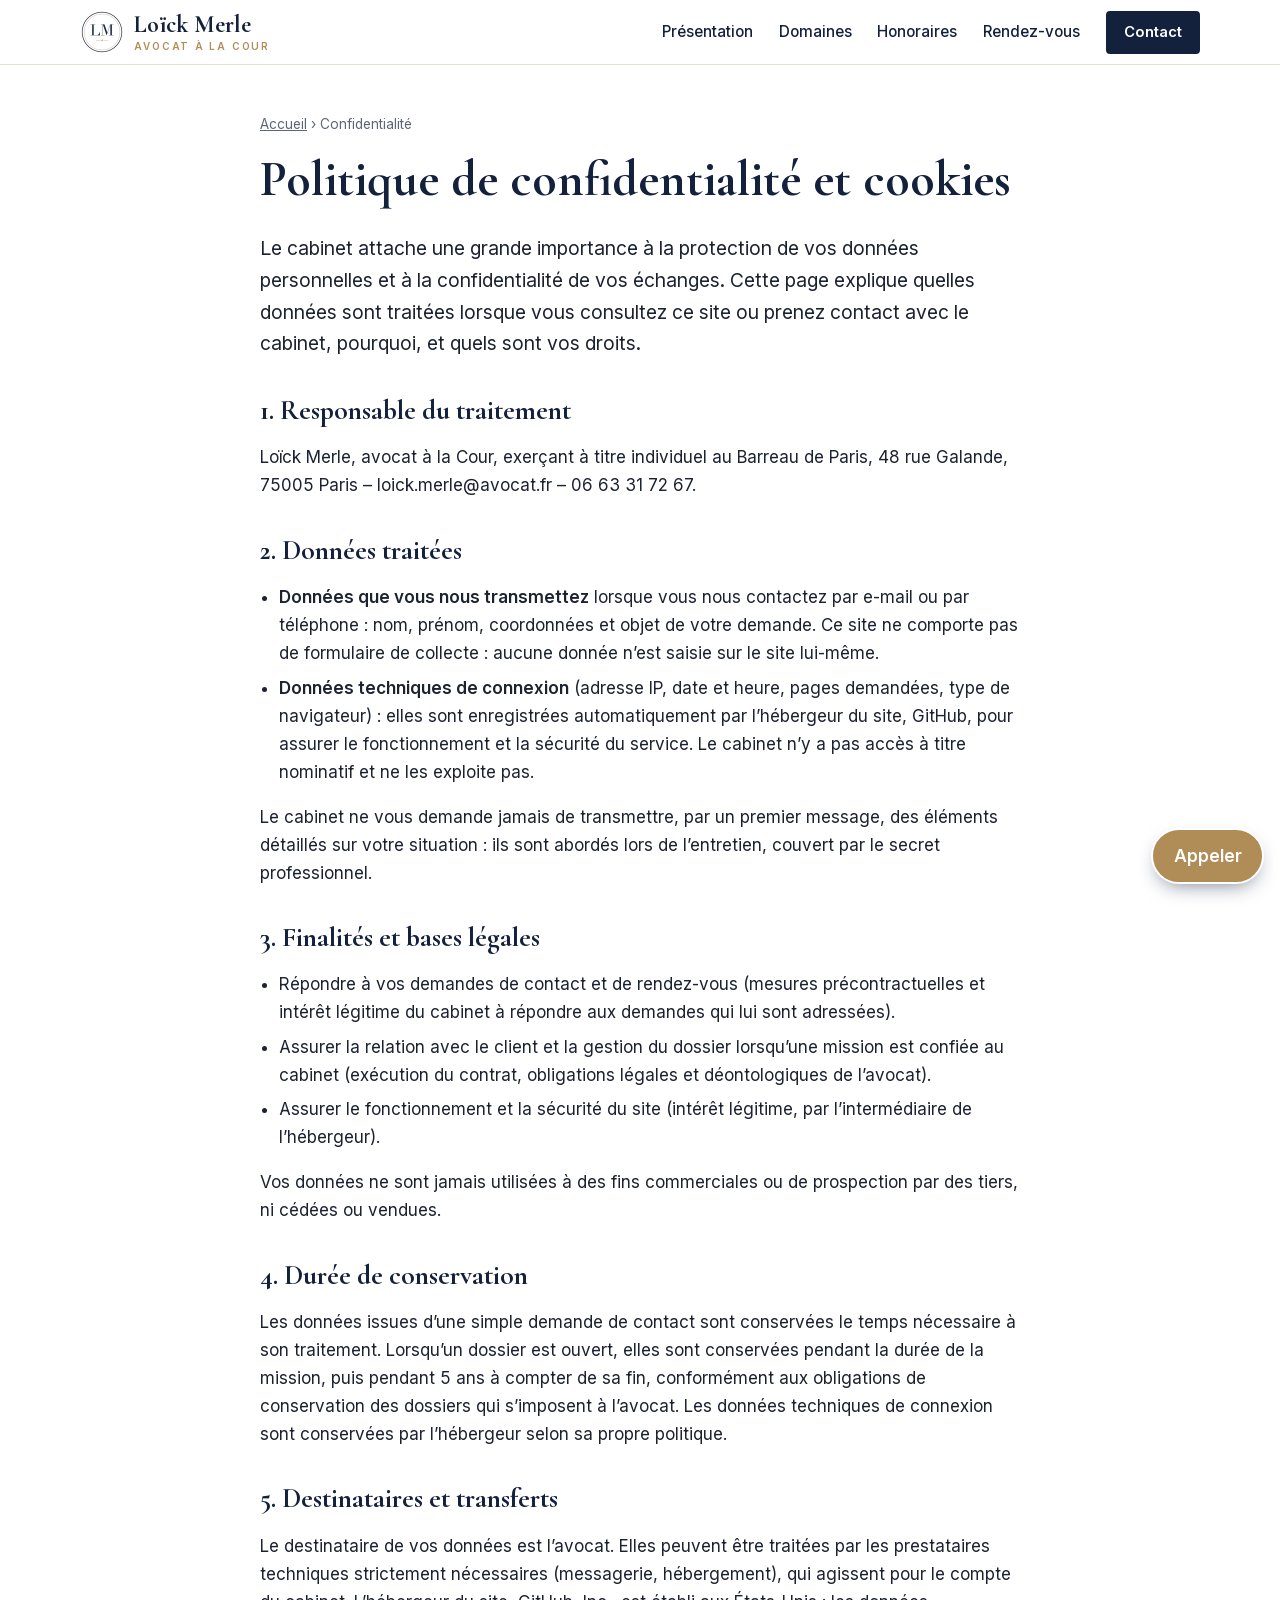
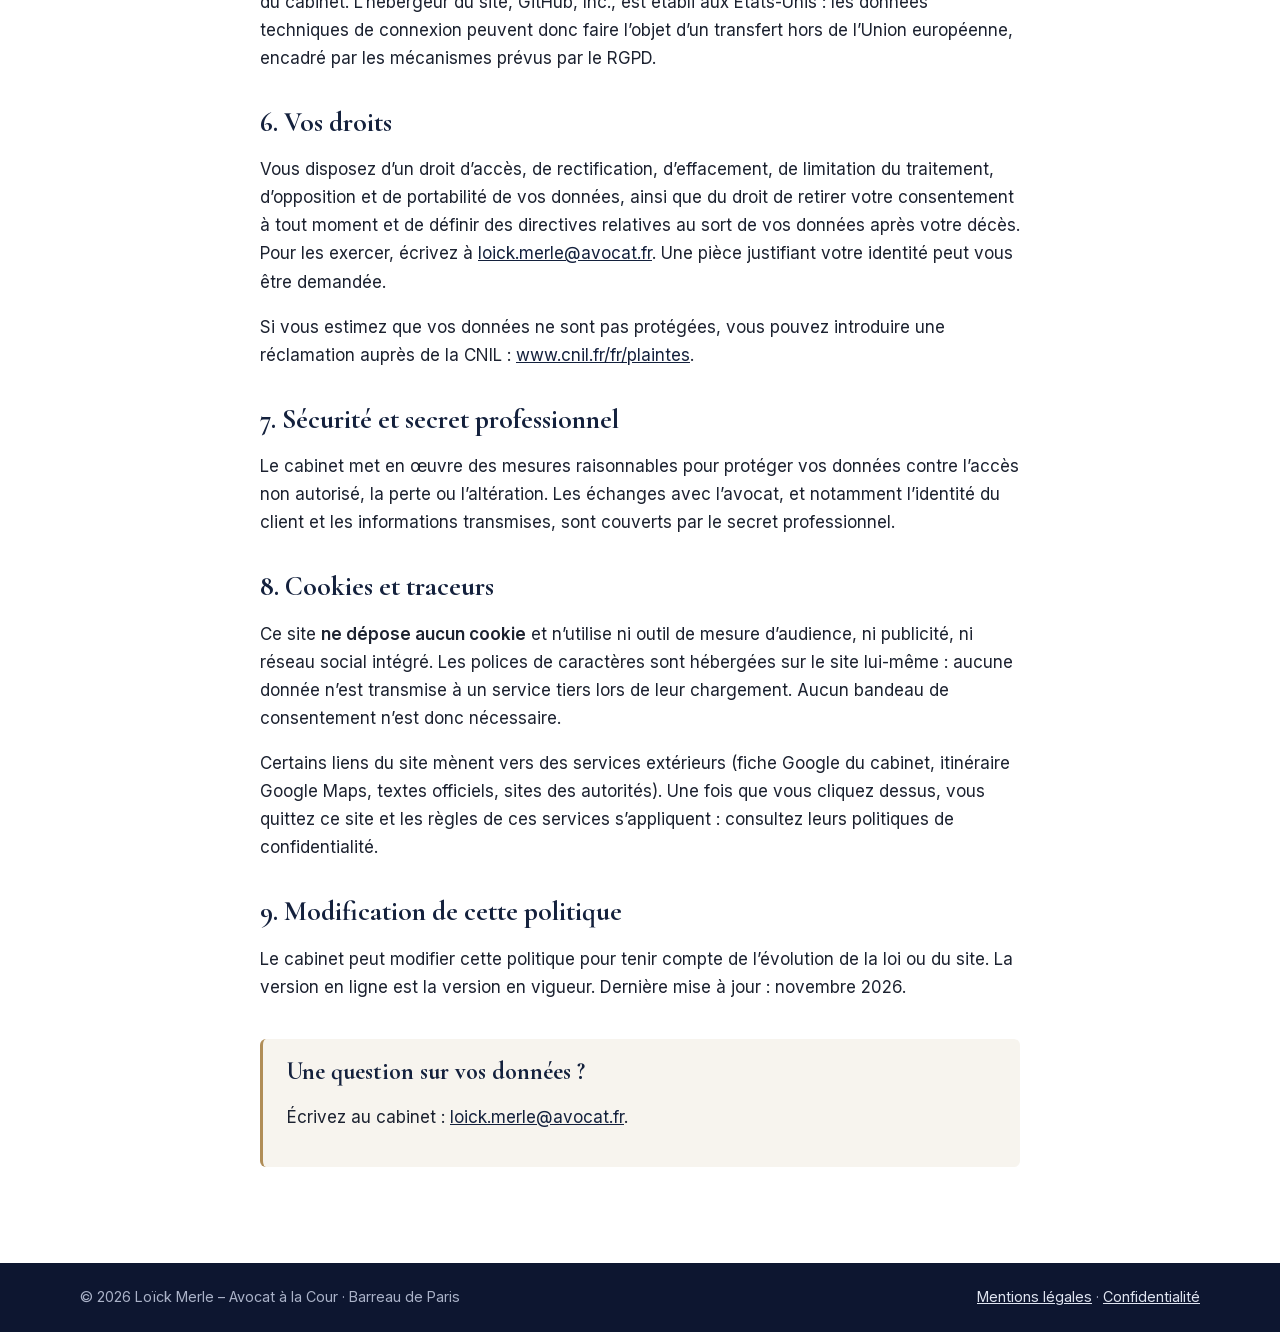
<file: confidentialite.html>
<!doctype html>
<html lang="fr">
<head>
  <meta charset="utf-8">
  <meta name="viewport" content="width=device-width, initial-scale=1">
  <title>Politique de confidentialité et cookies – Loïck Merle, Avocat à la Cour</title>
  <meta name="description" content="Politique de confidentialité, protection des données personnelles et cookies du site de Loïck Merle, avocat à la Cour à Paris.">
  <meta property="og:title" content="Politique de confidentialité et cookies">
  <meta property="og:description" content="Politique de confidentialité, protection des données personnelles et cookies du site de Loïck Merle, avocat à la Cour à Paris.">
  <meta property="og:locale" content="fr_FR">
  <link rel="preload" href="fonts/CormorantGaramond-500.woff2" as="font" type="font/woff2" crossorigin>
  <link rel="preload" href="fonts/Inter-400.woff2" as="font" type="font/woff2" crossorigin>
  <link rel="stylesheet" href="fonts/fonts.css?v=1795462035">
  <link rel="icon" type="image/png" sizes="64x64" href="images/favicon-64.png?v=1792937744">
  <link rel="apple-touch-icon" href="images/apple-touch-icon.png?v=1792937744">
  <link rel="stylesheet" href="style.css?v=1795462640">
</head>
<body>
  <header class="site-header">
    <div class="wrap bar">
      <a href="index.html" class="brand"><img class="brand-logo" src="images/logo-icone.png?v=1792937744" alt="" width="44" height="44"><div>Loïck Merle <span>Avocat à la Cour</span></div></a>
      <button class="burger" aria-label="Ouvrir le menu" aria-expanded="false" aria-controls="nav">☰</button>
      <nav id="nav" aria-label="Navigation principale">
        <a href="index.html#apropos">Présentation</a>
        <a href="index.html#domaines">Domaines</a>
        <a href="index.html#honoraires">Honoraires</a>
        <a href="index.html#rendez-vous">Rendez-vous</a>
        <a href="index.html#contact" class="btn btn-sm">Contact</a>
      </nav>
    </div>
  </header>
  <main class="guide">
    <div class="wrap narrow">
      <p class="crumbs"><a href="index.html">Accueil</a> › Confidentialité</p>
      <h1>Politique de confidentialité et cookies</h1>
      <p class="lead">Le cabinet attache une grande importance à la protection de vos données personnelles et à la confidentialité de vos échanges. Cette page explique quelles données sont traitées lorsque vous consultez ce site ou prenez contact avec le cabinet, pourquoi, et quels sont vos droits.</p>

      <h2>1. Responsable du traitement</h2>
      <p>Loïck Merle, avocat à la Cour, exerçant à titre individuel au Barreau de Paris, 48 rue Galande, 75005 Paris – loick.merle@avocat.fr – 06 63 31 72 67.</p>

      <h2>2. Données traitées</h2>
      <ul>
        <li><strong>Données que vous nous transmettez</strong> lorsque vous nous contactez par e-mail ou par téléphone : nom, prénom, coordonnées et objet de votre demande. Ce site ne comporte pas de formulaire de collecte : aucune donnée n’est saisie sur le site lui-même.</li>
        <li><strong>Données techniques de connexion</strong> (adresse IP, date et heure, pages demandées, type de navigateur) : elles sont enregistrées automatiquement par l’hébergeur du site, GitHub, pour assurer le fonctionnement et la sécurité du service. Le cabinet n’y a pas accès à titre nominatif et ne les exploite pas.</li>
      </ul>
      <p>Le cabinet ne vous demande jamais de transmettre, par un premier message, des éléments détaillés sur votre situation : ils sont abordés lors de l’entretien, couvert par le secret professionnel.</p>

      <h2>3. Finalités et bases légales</h2>
      <ul>
        <li>Répondre à vos demandes de contact et de rendez-vous (mesures précontractuelles et intérêt légitime du cabinet à répondre aux demandes qui lui sont adressées).</li>
        <li>Assurer la relation avec le client et la gestion du dossier lorsqu’une mission est confiée au cabinet (exécution du contrat, obligations légales et déontologiques de l’avocat).</li>
        <li>Assurer le fonctionnement et la sécurité du site (intérêt légitime, par l’intermédiaire de l’hébergeur).</li>
      </ul>
      <p>Vos données ne sont jamais utilisées à des fins commerciales ou de prospection par des tiers, ni cédées ou vendues.</p>

      <h2>4. Durée de conservation</h2>
      <p>Les données issues d’une simple demande de contact sont conservées le temps nécessaire à son traitement. Lorsqu’un dossier est ouvert, elles sont conservées pendant la durée de la mission, puis pendant 5 ans à compter de sa fin, conformément aux obligations de conservation des dossiers qui s’imposent à l’avocat. Les données techniques de connexion sont conservées par l’hébergeur selon sa propre politique.</p>

      <h2>5. Destinataires et transferts</h2>
      <p>Le destinataire de vos données est l’avocat. Elles peuvent être traitées par les prestataires techniques strictement nécessaires (messagerie, hébergement), qui agissent pour le compte du cabinet. L’hébergeur du site, GitHub, Inc., est établi aux États-Unis : les données techniques de connexion peuvent donc faire l’objet d’un transfert hors de l’Union européenne, encadré par les mécanismes prévus par le RGPD.</p>

      <h2>6. Vos droits</h2>
      <p>Vous disposez d’un droit d’accès, de rectification, d’effacement, de limitation du traitement, d’opposition et de portabilité de vos données, ainsi que du droit de retirer votre consentement à tout moment et de définir des directives relatives au sort de vos données après votre décès. Pour les exercer, écrivez à <a href="mailto:loick.merle@avocat.fr">loick.merle@avocat.fr</a>. Une pièce justifiant votre identité peut vous être demandée.</p>
      <p>Si vous estimez que vos données ne sont pas protégées, vous pouvez introduire une réclamation auprès de la CNIL : <a href="https://www.cnil.fr/fr/plaintes" rel="noopener">www.cnil.fr/fr/plaintes</a>.</p>

      <h2>7. Sécurité et secret professionnel</h2>
      <p>Le cabinet met en œuvre des mesures raisonnables pour protéger vos données contre l’accès non autorisé, la perte ou l’altération. Les échanges avec l’avocat, et notamment l’identité du client et les informations transmises, sont couverts par le secret professionnel.</p>

      <h2>8. Cookies et traceurs</h2>
      <p>Ce site <strong>ne dépose aucun cookie</strong> et n’utilise ni outil de mesure d’audience, ni publicité, ni réseau social intégré. Les polices de caractères sont hébergées sur le site lui-même : aucune donnée n’est transmise à un service tiers lors de leur chargement. Aucun bandeau de consentement n’est donc nécessaire.</p>
      <p>Certains liens du site mènent vers des services extérieurs (fiche Google du cabinet, itinéraire Google Maps, textes officiels, sites des autorités). Une fois que vous cliquez dessus, vous quittez ce site et les règles de ces services s’appliquent : consultez leurs politiques de confidentialité.</p>

      <h2>9. Modification de cette politique</h2>
      <p>Le cabinet peut modifier cette politique pour tenir compte de l’évolution de la loi ou du site. La version en ligne est la version en vigueur. Dernière mise à jour : novembre 2026.</p>

      <div class="callout">
        <h2>Une question sur vos données ?</h2>
        <p>Écrivez au cabinet : <a href="mailto:loick.merle@avocat.fr">loick.merle@avocat.fr</a>.</p>
      </div>
    </div>
  </main>
  <a class="float-call" href="tel:+33663317267" aria-label="Appeler le cabinet">Appeler</a>
  <footer class="site-footer">
    <div class="wrap foot">
      <p>© <span id="annee">2026</span> Loïck Merle – Avocat à la Cour · Barreau de Paris</p>
      <p><a href="mentions-legales.html">Mentions légales</a> · <a href="confidentialite.html">Confidentialité</a></p>
    </div>
  </footer>
  <script>
    document.getElementById('annee').textContent = new Date().getFullYear();
    var b = document.querySelector('.burger'), n = document.getElementById('nav');
    b.addEventListener('click', function () { var o = n.classList.toggle('open'); b.setAttribute('aria-expanded', o); });
  </script>
</body>
</html>
</file>
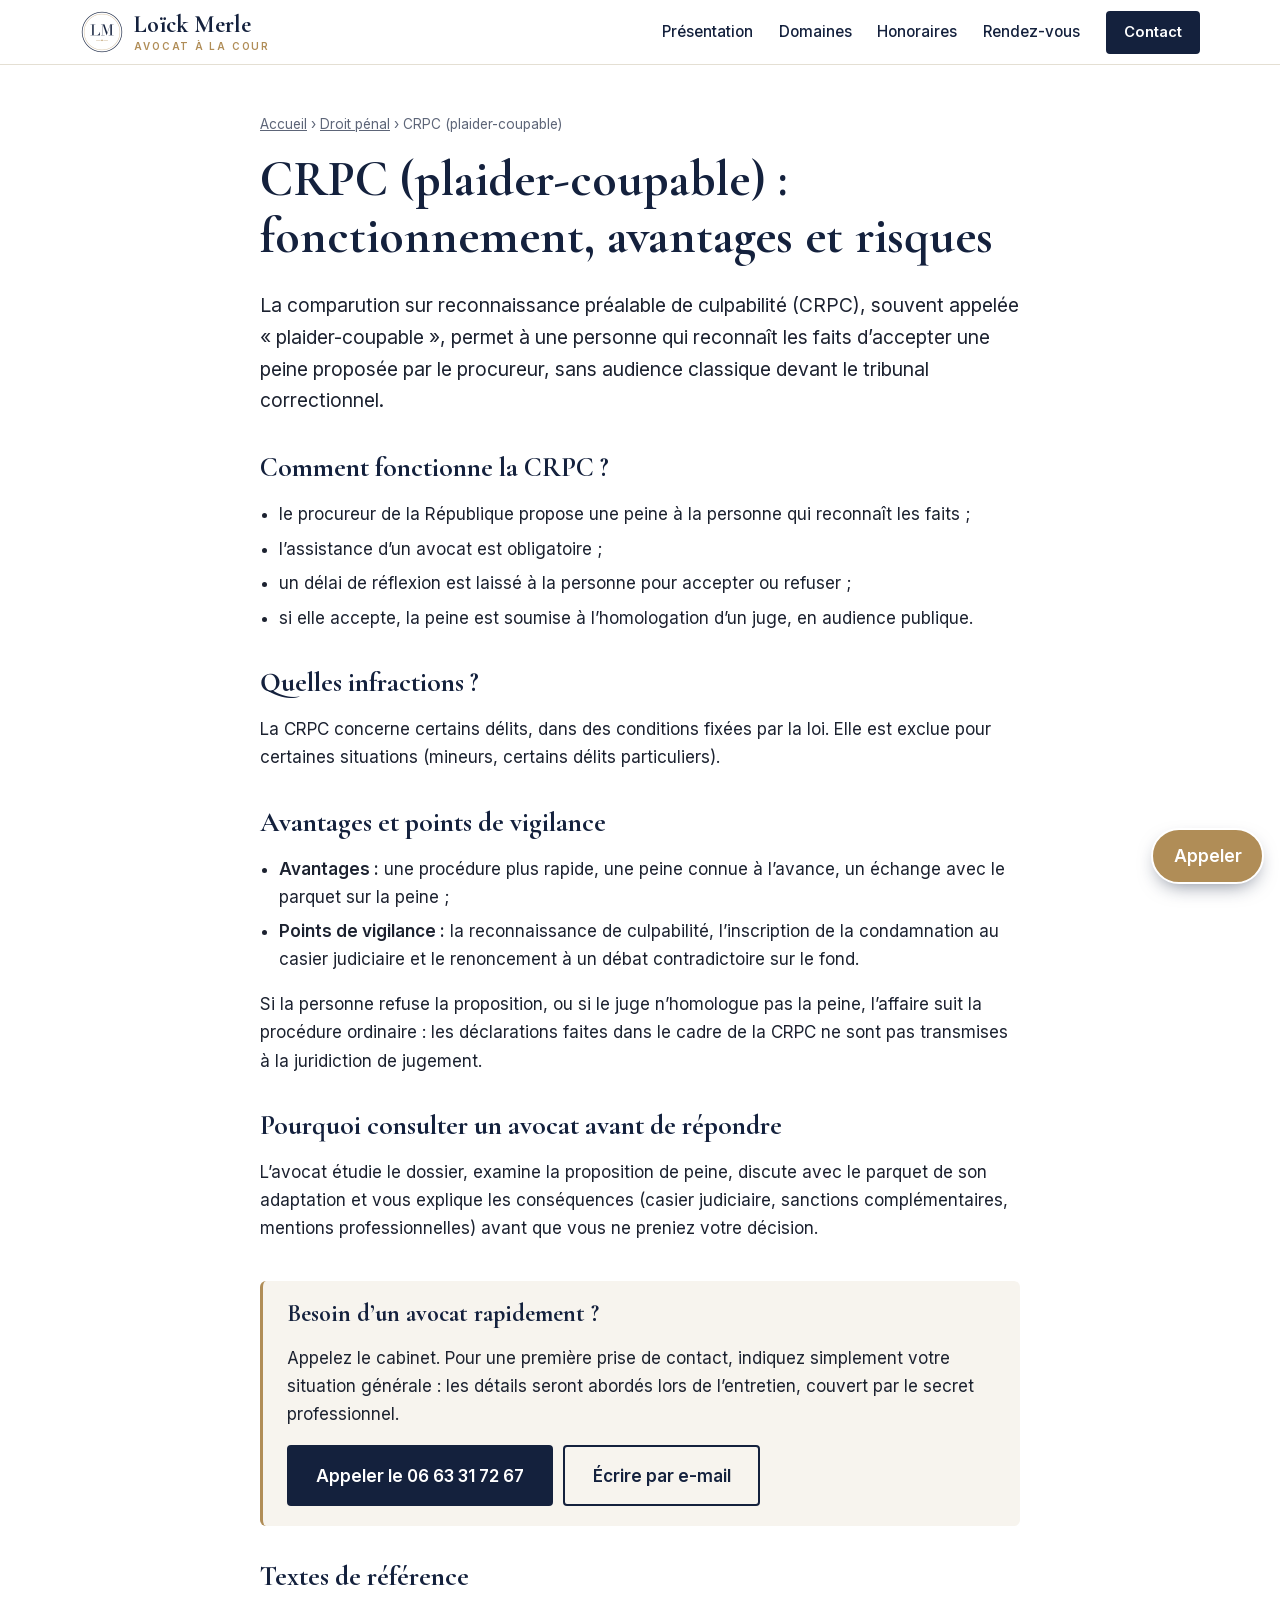
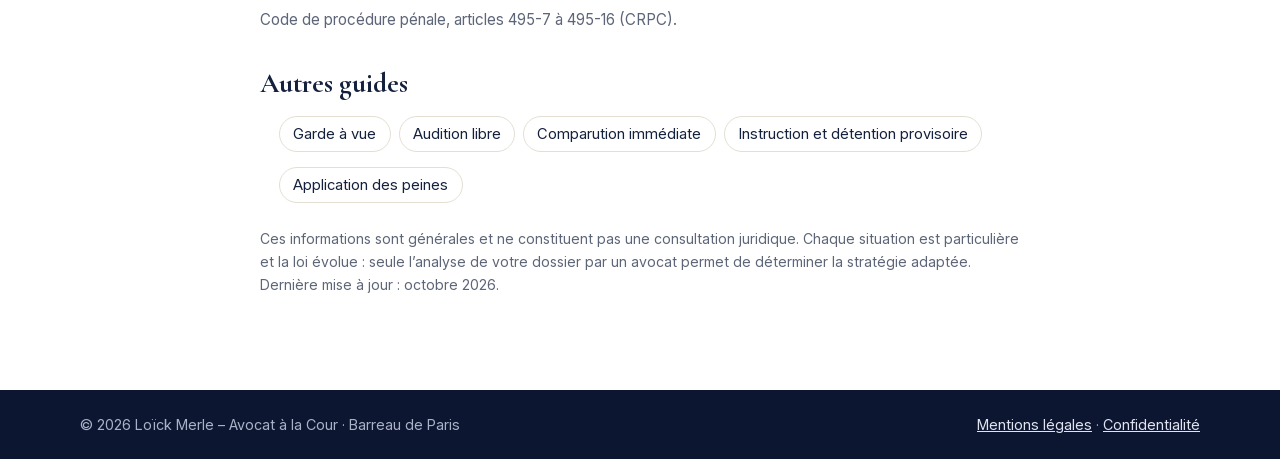
<file: crpc-plaider-coupable.html>
<!doctype html>
<html lang="fr">
<head>
  <meta charset="utf-8">
  <meta name="viewport" content="width=device-width, initial-scale=1">
  <title>CRPC (plaider-coupable) : fonctionnement, avantages et risques – Loïck Merle, Avocat à la Cour</title>
  <meta name="description" content="Comparution sur reconnaissance préalable de culpabilité : proposition de peine, homologation, rôle de l’avocat. Par Loïck Merle, avocat à la Cour à Paris.">
  <meta property="og:title" content="CRPC (plaider-coupable) : fonctionnement, avantages et risques">
  <meta property="og:description" content="Comparution sur reconnaissance préalable de culpabilité : proposition de peine, homologation, rôle de l’avocat. Par Loïck Merle, avocat à la Cour à Paris.">
  <meta property="og:locale" content="fr_FR">
  <link rel="preload" href="fonts/CormorantGaramond-500.woff2" as="font" type="font/woff2" crossorigin>
  <link rel="preload" href="fonts/Inter-400.woff2" as="font" type="font/woff2" crossorigin>
  <link rel="stylesheet" href="fonts/fonts.css?v=1795462035">
  <link rel="icon" type="image/png" sizes="64x64" href="images/favicon-64.png?v=1792937744">
  <link rel="apple-touch-icon" href="images/apple-touch-icon.png?v=1792937744">
  <link rel="stylesheet" href="style.css?v=1795462640">
</head>
<body>
  <header class="site-header">
    <div class="wrap bar">
      <a href="index.html" class="brand"><img class="brand-logo" src="images/logo-icone.png?v=1792937744" alt="" width="44" height="44"><div>Loïck Merle <span>Avocat à la Cour</span></div></a>
      <button class="burger" aria-label="Ouvrir le menu" aria-expanded="false" aria-controls="nav">☰</button>
      <nav id="nav" aria-label="Navigation principale">
        <a href="index.html#apropos">Présentation</a>
        <a href="index.html#domaines">Domaines</a>
        <a href="index.html#honoraires">Honoraires</a>
        <a href="index.html#rendez-vous">Rendez-vous</a>
        <a href="index.html#contact" class="btn btn-sm">Contact</a>
      </nav>
    </div>
  </header>
  <main class="guide">
    <div class="wrap narrow">
      <p class="crumbs"><a href="index.html">Accueil</a> › <a href="index.html#domaines">Droit pénal</a> › CRPC (plaider-coupable)</p>
      <h1>CRPC (plaider-coupable) : fonctionnement, avantages et risques</h1>
      <p class="lead">La comparution sur reconnaissance préalable de culpabilité (CRPC), souvent appelée « plaider-coupable », permet à une personne qui reconnaît les faits d’accepter une peine proposée par le procureur, sans audience classique devant le tribunal correctionnel.</p>
      <h2>Comment fonctionne la CRPC ?</h2>
<ul>
<li>le procureur de la République propose une peine à la personne qui reconnaît les faits ;</li>
<li>l’assistance d’un avocat est obligatoire ;</li>
<li>un délai de réflexion est laissé à la personne pour accepter ou refuser ;</li>
<li>si elle accepte, la peine est soumise à l’homologation d’un juge, en audience publique.</li>
</ul>
      <h2>Quelles infractions ?</h2>
<p>La CRPC concerne certains délits, dans des conditions fixées par la loi. Elle est exclue pour certaines situations (mineurs, certains délits particuliers).</p>
      <h2>Avantages et points de vigilance</h2>
<ul>
<li><strong>Avantages :</strong> une procédure plus rapide, une peine connue à l’avance, un échange avec le parquet sur la peine ;</li>
<li><strong>Points de vigilance :</strong> la reconnaissance de culpabilité, l’inscription de la condamnation au casier judiciaire et le renoncement à un débat contradictoire sur le fond.</li>
</ul>
<p>Si la personne refuse la proposition, ou si le juge n’homologue pas la peine, l’affaire suit la procédure ordinaire : les déclarations faites dans le cadre de la CRPC ne sont pas transmises à la juridiction de jugement.</p>
      <h2>Pourquoi consulter un avocat avant de répondre</h2>
<p>L’avocat étudie le dossier, examine la proposition de peine, discute avec le parquet de son adaptation et vous explique les conséquences (casier judiciaire, sanctions complémentaires, mentions professionnelles) avant que vous ne preniez votre décision.</p>
      <div class="callout">
        <h2>Besoin d’un avocat rapidement ?</h2>
        <p>Appelez le cabinet. Pour une première prise de contact, indiquez simplement votre situation générale : les détails seront abordés lors de l’entretien, couvert par le secret professionnel.</p>
        <p class="cta"><a class="btn" href="tel:+33663317267">Appeler le 06 63 31 72 67</a> <a class="btn btn-ghost" href="mailto:loick.merle@avocat.fr?subject=Demande%20de%20rendez-vous">Écrire par e-mail</a></p>
      </div>
      <h2>Textes de référence</h2>
      <p class="refs">Code de procédure pénale, articles 495-7 à 495-16 (CRPC).</p>
      <h2>Autres guides</h2>
      <ul class="guides">
<li><a href="garde-a-vue.html">Garde à vue</a></li>
<li><a href="audition-libre.html">Audition libre</a></li>
<li><a href="comparution-immediate.html">Comparution immédiate</a></li>
<li><a href="detention-provisoire.html">Instruction et détention provisoire</a></li>
<li><a href="application-des-peines.html">Application des peines</a></li>
      </ul>
      <p class="note">Ces informations sont générales et ne constituent pas une consultation juridique. Chaque situation est particulière et la loi évolue : seule l’analyse de votre dossier par un avocat permet de déterminer la stratégie adaptée. Dernière mise à jour : octobre 2026.</p>
    </div>
  </main>
  <a class="float-call" href="tel:+33663317267" aria-label="Appeler le cabinet">Appeler</a>
  <footer class="site-footer">
    <div class="wrap foot">
      <p>© <span id="annee">2026</span> Loïck Merle – Avocat à la Cour · Barreau de Paris</p>
      <p><a href="mentions-legales.html">Mentions légales</a> · <a href="confidentialite.html">Confidentialité</a></p>
    </div>
  </footer>
  <script>
    document.getElementById('annee').textContent = new Date().getFullYear();
    var b = document.querySelector('.burger'), n = document.getElementById('nav');
    b.addEventListener('click', function () { var o = n.classList.toggle('open'); b.setAttribute('aria-expanded', o); });
  </script>
</body>
</html>
</file>
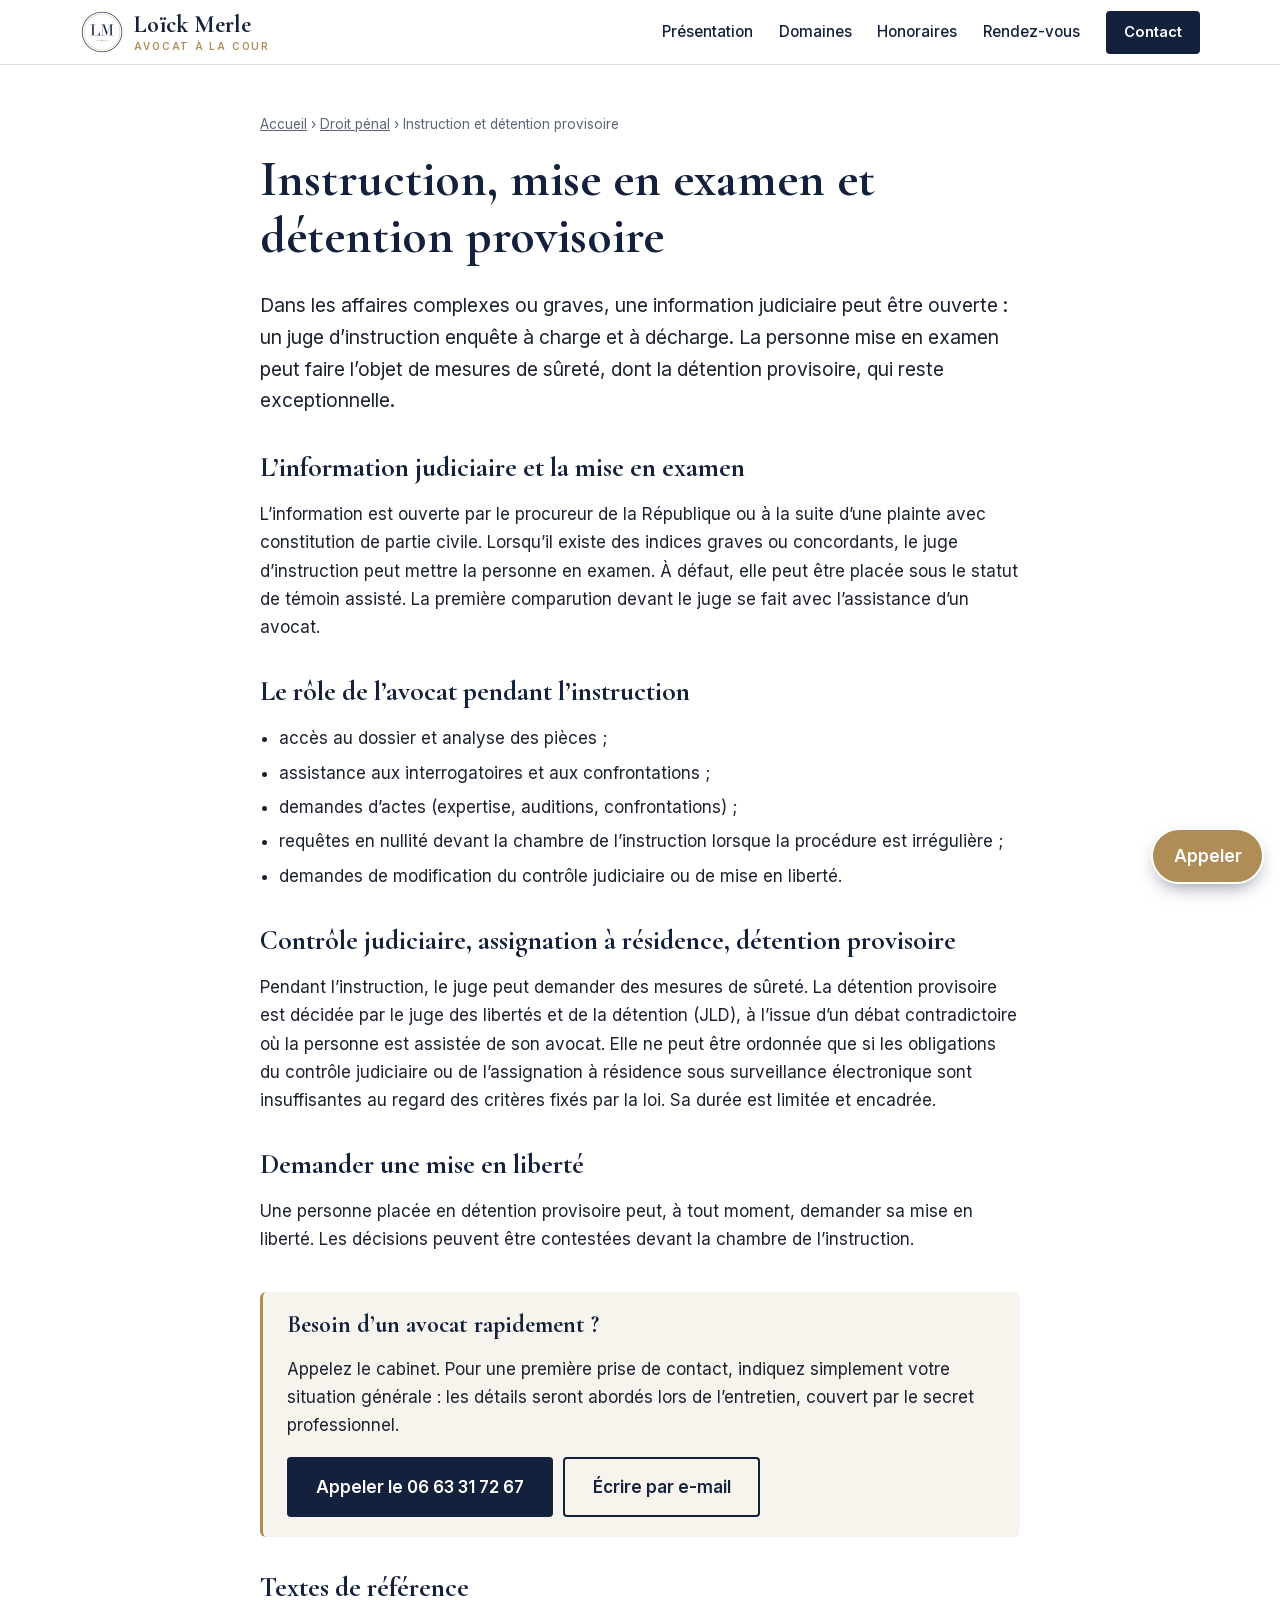
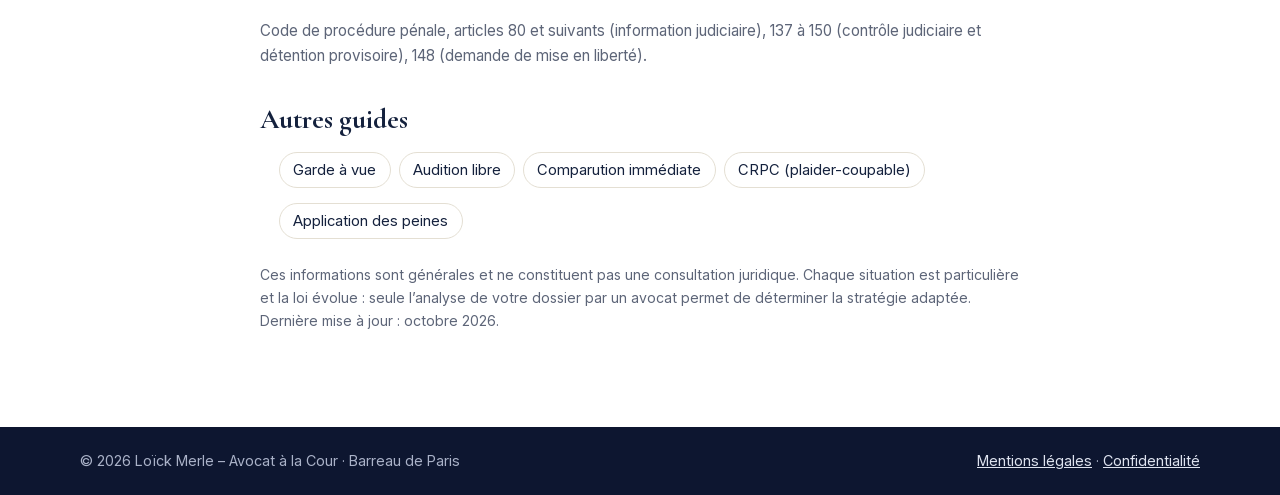
<file: detention-provisoire.html>
<!doctype html>
<html lang="fr">
<head>
  <meta charset="utf-8">
  <meta name="viewport" content="width=device-width, initial-scale=1">
  <title>Instruction, mise en examen et détention provisoire – Loïck Merle, Avocat à la Cour</title>
  <meta name="description" content="Mise en examen, juge d’instruction, JLD, contrôle judiciaire, détention provisoire et demande de mise en liberté. Par Loïck Merle, avocat à la Cour à Paris.">
  <meta property="og:title" content="Instruction, mise en examen et détention provisoire">
  <meta property="og:description" content="Mise en examen, juge d’instruction, JLD, contrôle judiciaire, détention provisoire et demande de mise en liberté. Par Loïck Merle, avocat à la Cour à Paris.">
  <meta property="og:locale" content="fr_FR">
  <link rel="preload" href="fonts/CormorantGaramond-500.woff2" as="font" type="font/woff2" crossorigin>
  <link rel="preload" href="fonts/Inter-400.woff2" as="font" type="font/woff2" crossorigin>
  <link rel="stylesheet" href="fonts/fonts.css?v=1795462035">
  <link rel="icon" type="image/png" sizes="64x64" href="images/favicon-64.png?v=1792937744">
  <link rel="apple-touch-icon" href="images/apple-touch-icon.png?v=1792937744">
  <link rel="stylesheet" href="style.css?v=1795462640">
</head>
<body>
  <header class="site-header">
    <div class="wrap bar">
      <a href="index.html" class="brand"><img class="brand-logo" src="images/logo-icone.png?v=1792937744" alt="" width="44" height="44"><div>Loïck Merle <span>Avocat à la Cour</span></div></a>
      <button class="burger" aria-label="Ouvrir le menu" aria-expanded="false" aria-controls="nav">☰</button>
      <nav id="nav" aria-label="Navigation principale">
        <a href="index.html#apropos">Présentation</a>
        <a href="index.html#domaines">Domaines</a>
        <a href="index.html#honoraires">Honoraires</a>
        <a href="index.html#rendez-vous">Rendez-vous</a>
        <a href="index.html#contact" class="btn btn-sm">Contact</a>
      </nav>
    </div>
  </header>
  <main class="guide">
    <div class="wrap narrow">
      <p class="crumbs"><a href="index.html">Accueil</a> › <a href="index.html#domaines">Droit pénal</a> › Instruction et détention provisoire</p>
      <h1>Instruction, mise en examen et détention provisoire</h1>
      <p class="lead">Dans les affaires complexes ou graves, une information judiciaire peut être ouverte : un juge d’instruction enquête à charge et à décharge. La personne mise en examen peut faire l’objet de mesures de sûreté, dont la détention provisoire, qui reste exceptionnelle.</p>
      <h2>L’information judiciaire et la mise en examen</h2>
<p>L’information est ouverte par le procureur de la République ou à la suite d’une plainte avec constitution de partie civile. Lorsqu’il existe des indices graves ou concordants, le juge d’instruction peut mettre la personne en examen. À défaut, elle peut être placée sous le statut de témoin assisté. La première comparution devant le juge se fait avec l’assistance d’un avocat.</p>
      <h2>Le rôle de l’avocat pendant l’instruction</h2>
<ul>
<li>accès au dossier et analyse des pièces ;</li>
<li>assistance aux interrogatoires et aux confrontations ;</li>
<li>demandes d’actes (expertise, auditions, confrontations) ;</li>
<li>requêtes en nullité devant la chambre de l’instruction lorsque la procédure est irrégulière ;</li>
<li>demandes de modification du contrôle judiciaire ou de mise en liberté.</li>
</ul>
      <h2>Contrôle judiciaire, assignation à résidence, détention provisoire</h2>
<p>Pendant l’instruction, le juge peut demander des mesures de sûreté. La détention provisoire est décidée par le juge des libertés et de la détention (JLD), à l’issue d’un débat contradictoire où la personne est assistée de son avocat. Elle ne peut être ordonnée que si les obligations du contrôle judiciaire ou de l’assignation à résidence sous surveillance électronique sont insuffisantes au regard des critères fixés par la loi. Sa durée est limitée et encadrée.</p>
      <h2>Demander une mise en liberté</h2>
<p>Une personne placée en détention provisoire peut, à tout moment, demander sa mise en liberté. Les décisions peuvent être contestées devant la chambre de l’instruction.</p>
      <div class="callout">
        <h2>Besoin d’un avocat rapidement ?</h2>
        <p>Appelez le cabinet. Pour une première prise de contact, indiquez simplement votre situation générale : les détails seront abordés lors de l’entretien, couvert par le secret professionnel.</p>
        <p class="cta"><a class="btn" href="tel:+33663317267">Appeler le 06 63 31 72 67</a> <a class="btn btn-ghost" href="mailto:loick.merle@avocat.fr?subject=Demande%20de%20rendez-vous">Écrire par e-mail</a></p>
      </div>
      <h2>Textes de référence</h2>
      <p class="refs">Code de procédure pénale, articles 80 et suivants (information judiciaire), 137 à 150 (contrôle judiciaire et détention provisoire), 148 (demande de mise en liberté).</p>
      <h2>Autres guides</h2>
      <ul class="guides">
<li><a href="garde-a-vue.html">Garde à vue</a></li>
<li><a href="audition-libre.html">Audition libre</a></li>
<li><a href="comparution-immediate.html">Comparution immédiate</a></li>
<li><a href="crpc-plaider-coupable.html">CRPC (plaider-coupable)</a></li>
<li><a href="application-des-peines.html">Application des peines</a></li>
      </ul>
      <p class="note">Ces informations sont générales et ne constituent pas une consultation juridique. Chaque situation est particulière et la loi évolue : seule l’analyse de votre dossier par un avocat permet de déterminer la stratégie adaptée. Dernière mise à jour : octobre 2026.</p>
    </div>
  </main>
  <a class="float-call" href="tel:+33663317267" aria-label="Appeler le cabinet">Appeler</a>
  <footer class="site-footer">
    <div class="wrap foot">
      <p>© <span id="annee">2026</span> Loïck Merle – Avocat à la Cour · Barreau de Paris</p>
      <p><a href="mentions-legales.html">Mentions légales</a> · <a href="confidentialite.html">Confidentialité</a></p>
    </div>
  </footer>
  <script>
    document.getElementById('annee').textContent = new Date().getFullYear();
    var b = document.querySelector('.burger'), n = document.getElementById('nav');
    b.addEventListener('click', function () { var o = n.classList.toggle('open'); b.setAttribute('aria-expanded', o); });
  </script>
</body>
</html>
</file>
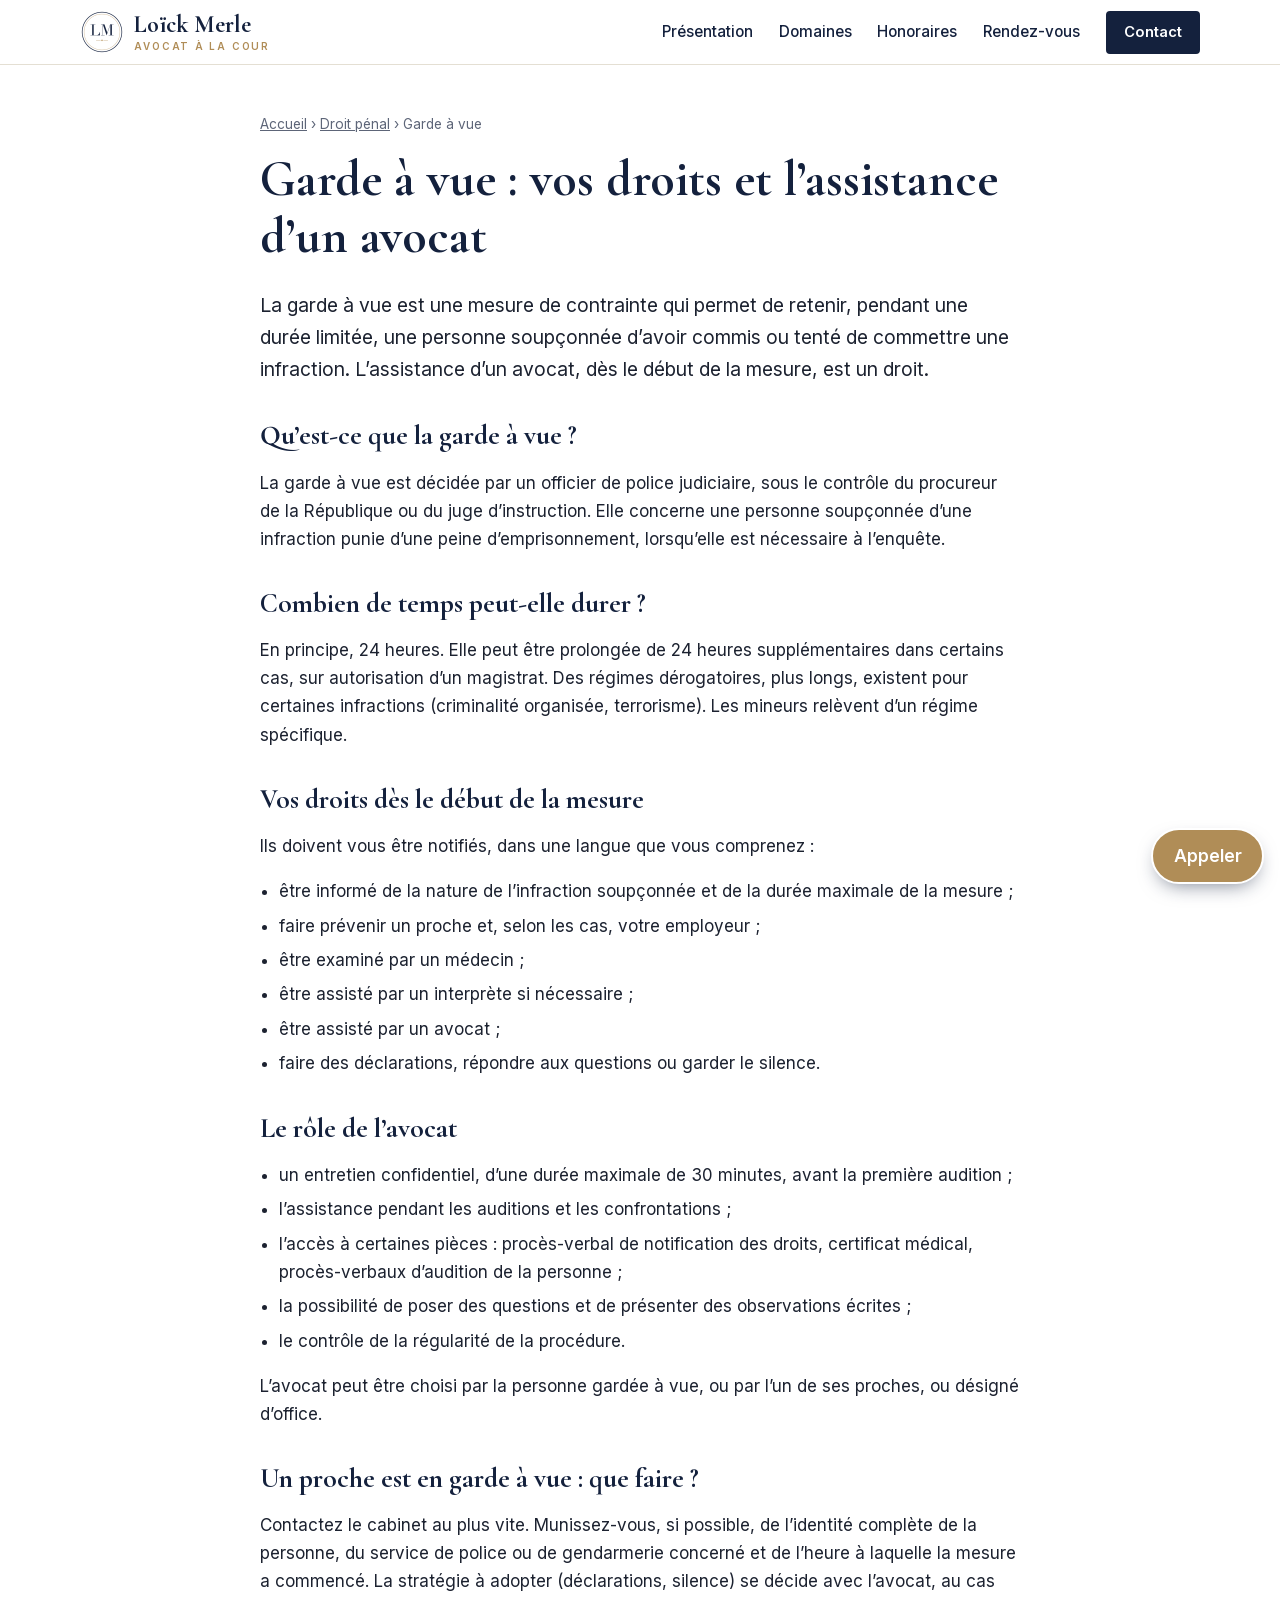
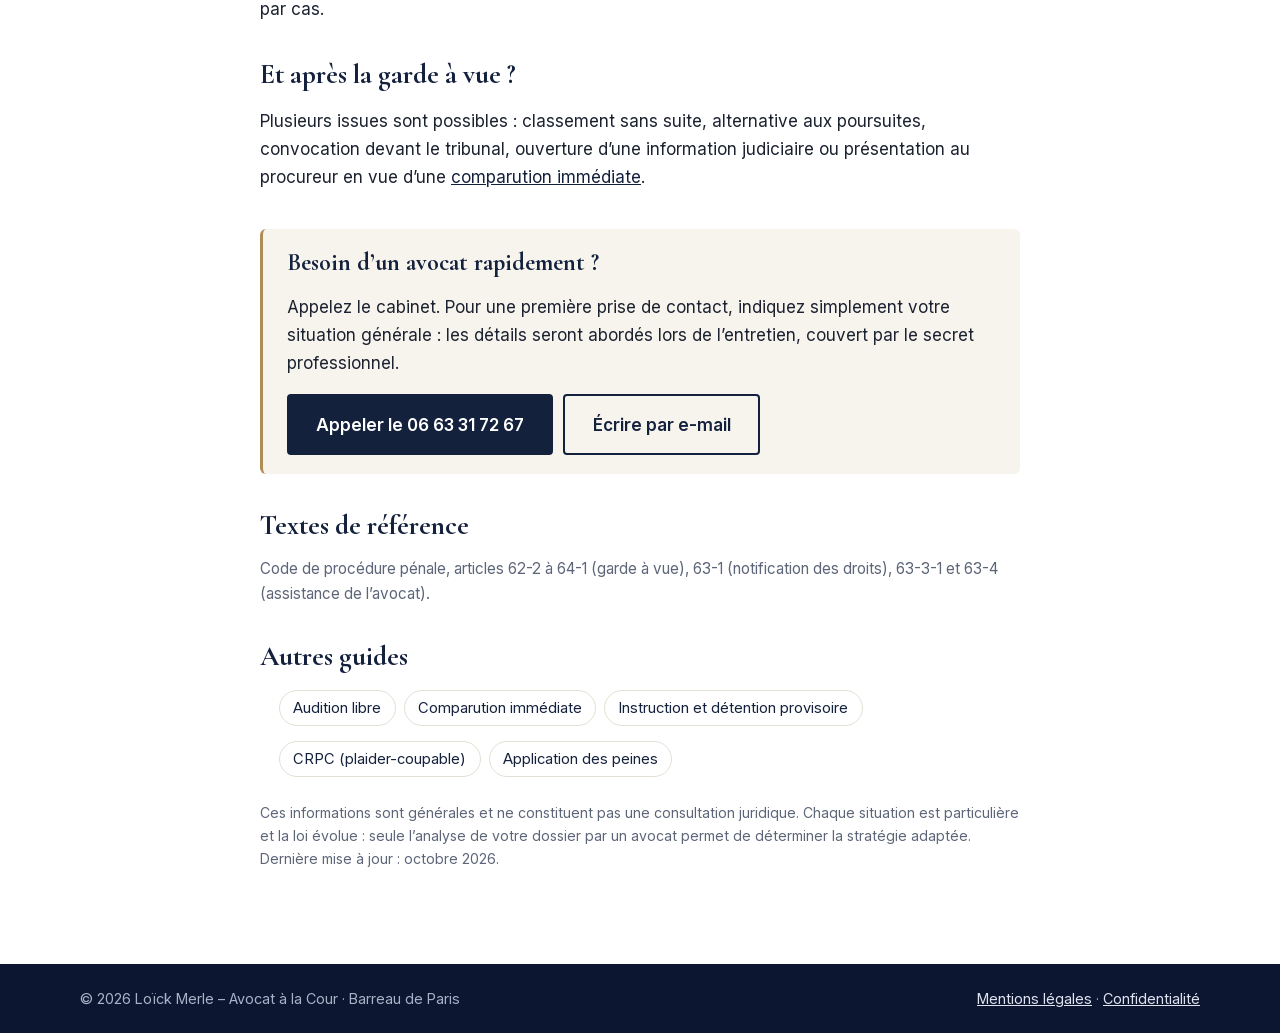
<file: garde-a-vue.html>
<!doctype html>
<html lang="fr">
<head>
  <meta charset="utf-8">
  <meta name="viewport" content="width=device-width, initial-scale=1">
  <title>Garde à vue : vos droits et l’assistance d’un avocat – Loïck Merle, Avocat à la Cour</title>
  <meta name="description" content="Garde à vue : durée, droits, rôle de l’avocat et suites possibles. Informations générales par Loïck Merle, avocat à la Cour à Paris.">
  <meta property="og:title" content="Garde à vue : vos droits et l’assistance d’un avocat">
  <meta property="og:description" content="Garde à vue : durée, droits, rôle de l’avocat et suites possibles. Informations générales par Loïck Merle, avocat à la Cour à Paris.">
  <meta property="og:locale" content="fr_FR">
  <link rel="preload" href="fonts/CormorantGaramond-500.woff2" as="font" type="font/woff2" crossorigin>
  <link rel="preload" href="fonts/Inter-400.woff2" as="font" type="font/woff2" crossorigin>
  <link rel="stylesheet" href="fonts/fonts.css?v=1795462035">
  <link rel="icon" type="image/png" sizes="64x64" href="images/favicon-64.png?v=1792937744">
  <link rel="apple-touch-icon" href="images/apple-touch-icon.png?v=1792937744">
  <link rel="stylesheet" href="style.css?v=1795462640">
</head>
<body>
  <header class="site-header">
    <div class="wrap bar">
      <a href="index.html" class="brand"><img class="brand-logo" src="images/logo-icone.png?v=1792937744" alt="" width="44" height="44"><div>Loïck Merle <span>Avocat à la Cour</span></div></a>
      <button class="burger" aria-label="Ouvrir le menu" aria-expanded="false" aria-controls="nav">☰</button>
      <nav id="nav" aria-label="Navigation principale">
        <a href="index.html#apropos">Présentation</a>
        <a href="index.html#domaines">Domaines</a>
        <a href="index.html#honoraires">Honoraires</a>
        <a href="index.html#rendez-vous">Rendez-vous</a>
        <a href="index.html#contact" class="btn btn-sm">Contact</a>
      </nav>
    </div>
  </header>
  <main class="guide">
    <div class="wrap narrow">
      <p class="crumbs"><a href="index.html">Accueil</a> › <a href="index.html#domaines">Droit pénal</a> › Garde à vue</p>
      <h1>Garde à vue : vos droits et l’assistance d’un avocat</h1>
      <p class="lead">La garde à vue est une mesure de contrainte qui permet de retenir, pendant une durée limitée, une personne soupçonnée d’avoir commis ou tenté de commettre une infraction. L’assistance d’un avocat, dès le début de la mesure, est un droit.</p>
      <h2>Qu’est-ce que la garde à vue ?</h2>
<p>La garde à vue est décidée par un officier de police judiciaire, sous le contrôle du procureur de la République ou du juge d’instruction. Elle concerne une personne soupçonnée d’une infraction punie d’une peine d’emprisonnement, lorsqu’elle est nécessaire à l’enquête.</p>
      <h2>Combien de temps peut-elle durer ?</h2>
<p>En principe, 24 heures. Elle peut être prolongée de 24 heures supplémentaires dans certains cas, sur autorisation d’un magistrat. Des régimes dérogatoires, plus longs, existent pour certaines infractions (criminalité organisée, terrorisme). Les mineurs relèvent d’un régime spécifique.</p>
      <h2>Vos droits dès le début de la mesure</h2>
<p>Ils doivent vous être notifiés, dans une langue que vous comprenez :</p>
<ul>
<li>être informé de la nature de l’infraction soupçonnée et de la durée maximale de la mesure ;</li>
<li>faire prévenir un proche et, selon les cas, votre employeur ;</li>
<li>être examiné par un médecin ;</li>
<li>être assisté par un interprète si nécessaire ;</li>
<li>être assisté par un avocat ;</li>
<li>faire des déclarations, répondre aux questions ou garder le silence.</li>
</ul>
      <h2>Le rôle de l’avocat</h2>
<ul>
<li>un entretien confidentiel, d’une durée maximale de 30 minutes, avant la première audition ;</li>
<li>l’assistance pendant les auditions et les confrontations ;</li>
<li>l’accès à certaines pièces : procès-verbal de notification des droits, certificat médical, procès-verbaux d’audition de la personne ;</li>
<li>la possibilité de poser des questions et de présenter des observations écrites ;</li>
<li>le contrôle de la régularité de la procédure.</li>
</ul>
<p>L’avocat peut être choisi par la personne gardée à vue, ou par l’un de ses proches, ou désigné d’office.</p>
      <h2>Un proche est en garde à vue : que faire ?</h2>
<p>Contactez le cabinet au plus vite. Munissez-vous, si possible, de l’identité complète de la personne, du service de police ou de gendarmerie concerné et de l’heure à laquelle la mesure a commencé. La stratégie à adopter (déclarations, silence) se décide avec l’avocat, au cas par cas.</p>
      <h2>Et après la garde à vue ?</h2>
<p>Plusieurs issues sont possibles : classement sans suite, alternative aux poursuites, convocation devant le tribunal, ouverture d’une information judiciaire ou présentation au procureur en vue d’une <a href="comparution-immediate.html">comparution immédiate</a>.</p>
      <div class="callout">
        <h2>Besoin d’un avocat rapidement ?</h2>
        <p>Appelez le cabinet. Pour une première prise de contact, indiquez simplement votre situation générale : les détails seront abordés lors de l’entretien, couvert par le secret professionnel.</p>
        <p class="cta"><a class="btn" href="tel:+33663317267">Appeler le 06 63 31 72 67</a> <a class="btn btn-ghost" href="mailto:loick.merle@avocat.fr?subject=Demande%20de%20rendez-vous">Écrire par e-mail</a></p>
      </div>
      <h2>Textes de référence</h2>
      <p class="refs">Code de procédure pénale, articles 62-2 à 64-1 (garde à vue), 63-1 (notification des droits), 63-3-1 et 63-4 (assistance de l’avocat).</p>
      <h2>Autres guides</h2>
      <ul class="guides">
<li><a href="audition-libre.html">Audition libre</a></li>
<li><a href="comparution-immediate.html">Comparution immédiate</a></li>
<li><a href="detention-provisoire.html">Instruction et détention provisoire</a></li>
<li><a href="crpc-plaider-coupable.html">CRPC (plaider-coupable)</a></li>
<li><a href="application-des-peines.html">Application des peines</a></li>
      </ul>
      <p class="note">Ces informations sont générales et ne constituent pas une consultation juridique. Chaque situation est particulière et la loi évolue : seule l’analyse de votre dossier par un avocat permet de déterminer la stratégie adaptée. Dernière mise à jour : octobre 2026.</p>
    </div>
  </main>
  <a class="float-call" href="tel:+33663317267" aria-label="Appeler le cabinet">Appeler</a>
  <footer class="site-footer">
    <div class="wrap foot">
      <p>© <span id="annee">2026</span> Loïck Merle – Avocat à la Cour · Barreau de Paris</p>
      <p><a href="mentions-legales.html">Mentions légales</a> · <a href="confidentialite.html">Confidentialité</a></p>
    </div>
  </footer>
  <script>
    document.getElementById('annee').textContent = new Date().getFullYear();
    var b = document.querySelector('.burger'), n = document.getElementById('nav');
    b.addEventListener('click', function () { var o = n.classList.toggle('open'); b.setAttribute('aria-expanded', o); });
  </script>
</body>
</html>
</file>
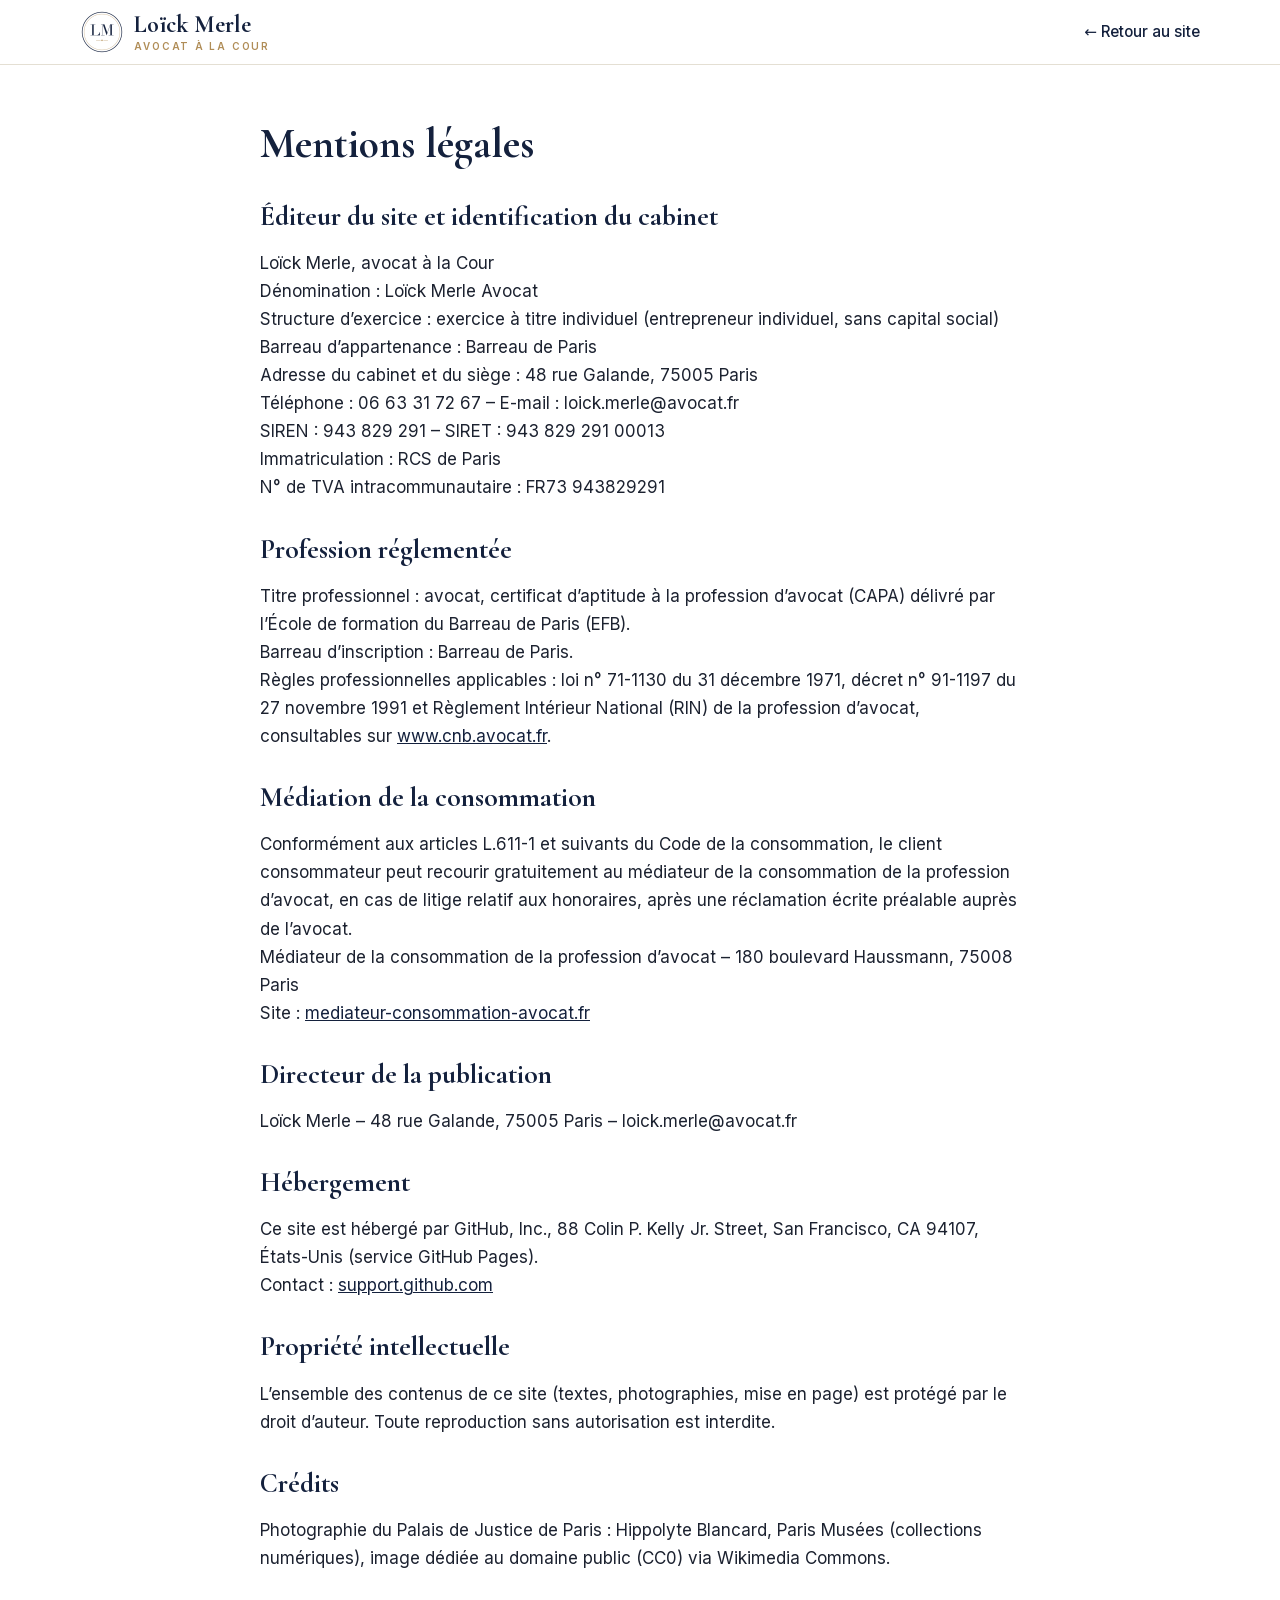
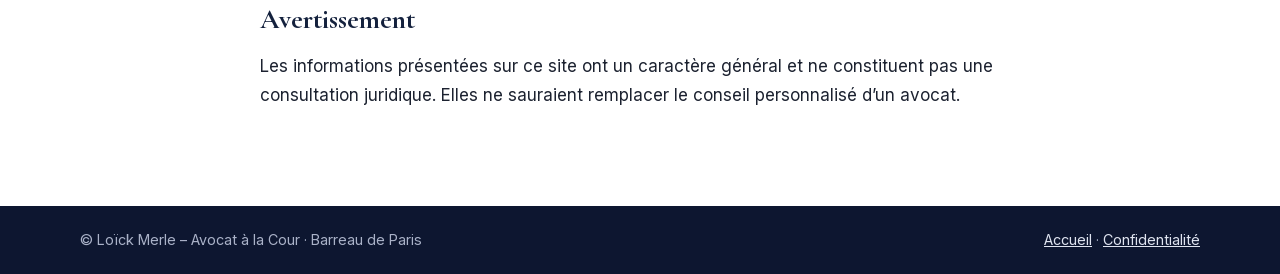
<file: mentions-legales.html>
<!doctype html>
<html lang="fr">
<head>
  <meta charset="utf-8">
  <meta name="viewport" content="width=device-width, initial-scale=1">
  <title>Mentions légales – Loïck Merle, Avocat à la Cour</title>
  <meta name="robots" content="noindex">
  <link rel="preload" href="fonts/CormorantGaramond-500.woff2" as="font" type="font/woff2" crossorigin>
  <link rel="preload" href="fonts/Inter-400.woff2" as="font" type="font/woff2" crossorigin>
  <link rel="stylesheet" href="fonts/fonts.css?v=1795462035">
  <link rel="icon" type="image/png" sizes="64x64" href="images/favicon-64.png?v=1792937744">
  <link rel="apple-touch-icon" href="images/apple-touch-icon.png?v=1792937744">
  <link rel="stylesheet" href="style.css?v=1795462640">
</head>
<body>
  <header class="site-header">
    <div class="wrap bar">
      <a href="index.html" class="brand"><img class="brand-logo" src="images/logo-icone.png?v=1792937744" alt="" width="44" height="44"><div>Loïck Merle <span>Avocat à la Cour</span></div></a>
      <nav><a href="index.html">← Retour au site</a></nav>
    </div>
  </header>
  <main class="legal">
    <div class="wrap narrow">
      <h1>Mentions légales</h1>

      <h2>Éditeur du site et identification du cabinet</h2>
      <p>Loïck Merle, avocat à la Cour<br>
      Dénomination : Loïck Merle Avocat<br>
      Structure d’exercice : exercice à titre individuel (entrepreneur individuel, sans capital social)<br>
      Barreau d’appartenance : Barreau de Paris<br>
      Adresse du cabinet et du siège : 48 rue Galande, 75005 Paris<br>
      Téléphone : 06 63 31 72 67 – E-mail : loick.merle@avocat.fr<br>
      SIREN : 943 829 291 – SIRET : 943 829 291 00013<br>
      Immatriculation : RCS de Paris<br>
      N° de TVA intracommunautaire : FR73 943829291</p>

      <h2>Profession réglementée</h2>
      <p>Titre professionnel : avocat, certificat d’aptitude à la profession d’avocat (CAPA) délivré par l’École de formation du Barreau de Paris (EFB).<br>
      Barreau d’inscription : Barreau de Paris.<br>
      Règles professionnelles applicables : loi n° 71-1130 du 31 décembre 1971, décret n° 91-1197 du 27 novembre 1991 et Règlement Intérieur National (RIN) de la profession d’avocat, consultables sur <a href="https://www.cnb.avocat.fr" rel="noopener">www.cnb.avocat.fr</a>.</p>

      <h2>Médiation de la consommation</h2>
      <p>Conformément aux articles L.611-1 et suivants du Code de la consommation, le client consommateur peut recourir gratuitement au médiateur de la consommation de la profession d’avocat, en cas de litige relatif aux honoraires, après une réclamation écrite préalable auprès de l’avocat.<br>
      Médiateur de la consommation de la profession d’avocat – 180 boulevard Haussmann, 75008 Paris<br>
      Site : <a href="https://mediateur-consommation-avocat.fr" rel="noopener">mediateur-consommation-avocat.fr</a></p>

      <h2>Directeur de la publication</h2>
      <p>Loïck Merle – 48 rue Galande, 75005 Paris – loick.merle@avocat.fr</p>

      <h2>Hébergement</h2>
      <p>Ce site est hébergé par GitHub, Inc., 88 Colin P. Kelly Jr. Street, San Francisco, CA 94107, États-Unis (service GitHub Pages).<br>
      Contact : <a href="https://support.github.com" rel="noopener">support.github.com</a></p>

      <h2>Propriété intellectuelle</h2>
      <p>L’ensemble des contenus de ce site (textes, photographies, mise en page) est protégé par le droit d’auteur. Toute reproduction sans autorisation est interdite.</p>

      <h2>Crédits</h2>
      <p>Photographie du Palais de Justice de Paris : Hippolyte Blancard, Paris Musées (collections numériques), image dédiée au domaine public (CC0) via Wikimedia Commons.</p>

      <h2>Avertissement</h2>
      <p>Les informations présentées sur ce site ont un caractère général et ne constituent pas une consultation juridique. Elles ne sauraient remplacer le conseil personnalisé d’un avocat.</p>
    </div>
  </main>
  <footer class="site-footer"><div class="wrap foot"><p>© Loïck Merle – Avocat à la Cour · Barreau de Paris</p><p><a href="index.html">Accueil</a> · <a href="confidentialite.html">Confidentialité</a></p></div></footer>
</body>
</html>
</file>
<file: fonts/fonts.css>
@font-face {
  font-family: 'Cormorant Garamond';
  font-style: normal;
  font-weight: 500;
  font-display: swap;
  src: url(CormorantGaramond-500.woff2) format('woff2');
  unicode-range: U+0000-00FF, U+0131, U+0152-0153, U+02BB-02BC, U+02C6, U+02DA, U+02DC, U+0304, U+0308, U+0329, U+2000-206F, U+20AC, U+2122, U+2191, U+2193, U+2212, U+2215, U+FEFF, U+FFFD;
}
@font-face {
  font-family: 'Cormorant Garamond';
  font-style: normal;
  font-weight: 600;
  font-display: swap;
  src: url(CormorantGaramond-500.woff2) format('woff2');
  unicode-range: U+0000-00FF, U+0131, U+0152-0153, U+02BB-02BC, U+02C6, U+02DA, U+02DC, U+0304, U+0308, U+0329, U+2000-206F, U+20AC, U+2122, U+2191, U+2193, U+2212, U+2215, U+FEFF, U+FFFD;
}
@font-face {
  font-family: 'Cormorant Garamond';
  font-style: normal;
  font-weight: 700;
  font-display: swap;
  src: url(CormorantGaramond-500.woff2) format('woff2');
  unicode-range: U+0000-00FF, U+0131, U+0152-0153, U+02BB-02BC, U+02C6, U+02DA, U+02DC, U+0304, U+0308, U+0329, U+2000-206F, U+20AC, U+2122, U+2191, U+2193, U+2212, U+2215, U+FEFF, U+FFFD;
}
@font-face {
  font-family: 'Inter';
  font-style: normal;
  font-weight: 400;
  font-display: swap;
  src: url(Inter-400.woff2) format('woff2');
  unicode-range: U+0000-00FF, U+0131, U+0152-0153, U+02BB-02BC, U+02C6, U+02DA, U+02DC, U+0304, U+0308, U+0329, U+2000-206F, U+20AC, U+2122, U+2191, U+2193, U+2212, U+2215, U+FEFF, U+FFFD;
}
@font-face {
  font-family: 'Inter';
  font-style: normal;
  font-weight: 500;
  font-display: swap;
  src: url(Inter-400.woff2) format('woff2');
  unicode-range: U+0000-00FF, U+0131, U+0152-0153, U+02BB-02BC, U+02C6, U+02DA, U+02DC, U+0304, U+0308, U+0329, U+2000-206F, U+20AC, U+2122, U+2191, U+2193, U+2212, U+2215, U+FEFF, U+FFFD;
}
@font-face {
  font-family: 'Inter';
  font-style: normal;
  font-weight: 600;
  font-display: swap;
  src: url(Inter-400.woff2) format('woff2');
  unicode-range: U+0000-00FF, U+0131, U+0152-0153, U+02BB-02BC, U+02C6, U+02DA, U+02DC, U+0304, U+0308, U+0329, U+2000-206F, U+20AC, U+2122, U+2191, U+2193, U+2212, U+2215, U+FEFF, U+FFFD;
}
</file>
<file: style.css>
:root {
  --navy: #14213d;
  --navy-2: #1d2d52;
  --gold: #b08d57;
  --cream: #f7f4ee;
  --ink: #1c2230;
  --muted: #5d6578;
  --line: #e4dfd3;
  --white: #fff;
  --serif: "Cormorant Garamond", Georgia, serif;
  --sans: "Inter", system-ui, -apple-system, "Segoe UI", sans-serif;
}
* { box-sizing: border-box; }
html { scroll-behavior: smooth; scroll-padding-top: 72px; }
body { margin: 0; font-family: var(--sans); color: var(--ink); background: var(--white); line-height: 1.65; font-size: 17px; }
img { max-width: 100%; height: auto; display: block; }
a { color: var(--navy); }
.wrap { width: min(1120px, 100% - 32px); margin-inline: auto; }
.narrow { max-width: 760px; }
mark { background: #fff3c4; color: inherit; padding: 0 .25em; border-radius: 3px; }

h1, h2, h3 { font-family: var(--serif); color: var(--navy); line-height: 1.15; margin: 0 0 .5em; }
h1 { font-size: clamp(2.6rem, 6vw, 4.2rem); }
h2 { font-size: clamp(2rem, 4vw, 2.8rem); }
h3 { font-size: 1.5rem; }
.eyebrow { text-transform: uppercase; letter-spacing: .16em; font-size: .78rem; font-weight: 600; color: var(--gold); margin: 0 0 .8rem; }
.lead { font-size: 1.2rem; color: var(--muted); max-width: 34em; }
.sub { color: var(--muted); }
.note { font-size: .88rem; color: var(--muted); }

.btn { display: inline-block; background: var(--navy); color: var(--white); text-decoration: none; padding: .85em 1.6em; border-radius: 4px; font-weight: 600; border: 2px solid var(--navy); cursor: pointer; font: inherit; font-weight: 600; transition: background .2s, color .2s; }
.btn:hover { background: var(--gold); border-color: var(--gold); }
.btn-ghost { background: transparent; color: var(--navy); }
.btn-ghost:hover { color: var(--white); }
.btn-sm { padding: .5em 1.1em; font-size: .92rem; }

.site-header { position: sticky; top: 0; z-index: 10; background: rgba(255,255,255,.95); backdrop-filter: blur(8px); border-bottom: 1px solid var(--line); }
.bar { display: flex; align-items: center; justify-content: space-between; min-height: 64px; }
.brand { font-family: var(--serif); font-size: 1.5rem; font-weight: 700; text-decoration: none; color: var(--navy); }
.brand { line-height: 1.1; }
.brand span { display: block; font-family: var(--sans); font-size: .62rem; font-weight: 600; letter-spacing: .18em; text-transform: uppercase; color: var(--gold); margin-top: .2em; }
nav { display: flex; align-items: center; gap: 1.6rem; }
nav a { text-decoration: none; font-size: .95rem; font-weight: 500; }
nav a:not(.btn):hover { color: var(--gold); }
nav a.btn { color: var(--white); }
.burger { display: none; background: none; border: 0; font-size: 1.6rem; color: var(--navy); cursor: pointer; }

.hero { background: var(--cream); padding: clamp(40px, 8vw, 96px) 0; }
.hero-grid { display: grid; grid-template-columns: 1.2fr .8fr; gap: clamp(24px, 5vw, 72px); align-items: center; }
.cta { display: flex; flex-wrap: wrap; gap: 12px; margin-top: 1.8rem; }
.portrait { margin: 0; }
.portrait img { border-radius: 6px; box-shadow: 0 24px 50px -20px rgba(20,33,61,.45); outline: 1px solid var(--line); outline-offset: 10px; aspect-ratio: 4/5; object-fit: cover; object-position: top; }

.section { padding: clamp(56px, 8vw, 100px) 0; }
.section.alt { background: var(--cream); }
.values { list-style: none; padding: 0; margin: 2rem 0 0; display: grid; grid-template-columns: repeat(2, 1fr); gap: 16px; }
.values li { border-left: 3px solid var(--gold); padding: .2rem 0 .2rem 1rem; }
.values strong { display: block; font-family: var(--serif); font-size: 1.3rem; color: var(--navy); }
.values span { color: var(--muted); font-size: .95rem; }

.cards { display: grid; grid-template-columns: repeat(auto-fit, minmax(300px, 1fr)); gap: 20px; margin-top: 1.6rem; }
.card { background: var(--white); border: 1px solid var(--line); border-top: 3px solid var(--gold); border-radius: 6px; padding: 1.6rem; }
.card p { margin: 0; color: var(--muted); font-size: .98rem; }

.steps { padding-left: 1.2rem; }
.steps li { margin-bottom: 1rem; padding-left: .4rem; }

.contact { background: var(--navy); color: #dfe4f0; }
.contact h2, .contact a { color: var(--white); }
.contact-grid { display: grid; grid-template-columns: 1fr 1fr; gap: clamp(24px, 5vw, 64px); }
.infos { margin: 2rem 0 0; }
.infos dt { font-size: .75rem; text-transform: uppercase; letter-spacing: .14em; color: var(--gold); margin-top: 1rem; }
.infos dd { margin: .2rem 0 0; }
.infos mark { background: rgba(255,243,196,.9); color: var(--navy); }
.form { background: var(--white); color: var(--ink); padding: 1.8rem; border-radius: 6px; display: grid; gap: 1rem; }
.form label { font-size: .88rem; font-weight: 600; display: grid; gap: .35rem; }
.form input, .form textarea { font: inherit; padding: .7em .8em; border: 1px solid #cfcab9; border-radius: 4px; width: 100%; }
.form input:focus, .form textarea:focus { outline: 2px solid var(--gold); border-color: var(--gold); }
.form .btn { justify-self: start; }

.site-footer { background: #0d1630; color: #aab2c8; font-size: .9rem; padding: 1.4rem 0; }
.site-footer a { color: #dfe4f0; }
.foot { display: flex; justify-content: space-between; gap: 12px; flex-wrap: wrap; }
.foot p { margin: 0; }

.legal { padding: 56px 0 80px; }
.legal h1 { font-size: 2.6rem; }
.legal h2 { font-size: 1.7rem; margin-top: 2rem; }

@media (max-width: 820px) {
  .burger { display: block; }
  nav { display: none; position: absolute; top: 64px; left: 0; right: 0; background: var(--white); flex-direction: column; align-items: flex-start; padding: 1rem 16px 1.4rem; border-bottom: 1px solid var(--line); gap: 1rem; }
  nav.open { display: flex; }
  .hero-grid, .contact-grid { grid-template-columns: 1fr; }
  .portrait { order: -1; max-width: 360px; }
  .values { grid-template-columns: 1fr; }
}

.hero-grid.solo { grid-template-columns: 1fr; text-align: center; }
.hero-grid.solo .lead { margin-inline: auto; }
.hero-grid.solo .cta { justify-content: center; }

.form.direct { align-content: start; }
.form.direct h3 { margin: 0; }
.form.direct p { margin: 0; }
.form.direct .btn { justify-self: stretch; text-align: center; }
.form.direct .btn-ghost { color: var(--navy); }
.form.direct .btn-ghost:hover { color: var(--white); }

.h1-sub { display: block; font-size: .5em; font-weight: 500; font-style: italic; color: var(--gold); margin-top: .15em; }

.hero { position: relative; overflow: hidden; padding-bottom: clamp(190px, 27vw, 350px); }
.hero::before { content: ""; position: absolute; left: 0; right: 0; bottom: 0; height: clamp(260px, 38vw, 480px); background: url("images/palais-de-justice.jpg") center 30% / cover no-repeat; opacity: .55; mix-blend-mode: multiply; pointer-events: none; -webkit-mask-image: linear-gradient(to bottom, transparent 0%, #000 55%); mask-image: linear-gradient(to bottom, transparent 0%, #000 55%); }
.hero > .wrap { position: relative; z-index: 1; }

.hero-contact { margin: 0 0 1rem; font-weight: 500; }
.hero-contact a { text-decoration: none; border-bottom: 1px solid var(--gold); }
.hero-contact span { color: var(--gold); margin: 0 .4em; }
.h-sub { margin-top: 3rem; font-size: clamp(1.7rem, 3vw, 2.2rem); }
.card { display: flex; gap: 1rem; align-items: flex-start; }
.card.plain { display: block; }
.card .ico { flex: none; width: 44px; height: 44px; border-radius: 50%; background: var(--cream); display: grid; place-items: center; color: var(--gold); }
.section.alt .card .ico { background: var(--cream); }
.ico svg { width: 24px; height: 24px; fill: none; stroke: currentColor; stroke-width: 1.6; stroke-linecap: round; stroke-linejoin: round; }
.card h3 { font-size: 1.35rem; margin-bottom: .3em; }
.card .who { font-style: italic; color: var(--navy); font-size: .92rem; margin: 0 0 .4rem; }
.cards.two { grid-template-columns: repeat(auto-fit, minmax(340px, 1fr)); }
.zones { display: grid; grid-template-columns: repeat(auto-fit, minmax(280px, 1fr)); gap: 20px; margin-top: 1.6rem; }
.zone { background: var(--white); border: 1px solid var(--line); border-left: 3px solid var(--gold); border-radius: 6px; padding: 1.4rem 1.6rem; }
.zone h3 { margin-bottom: .3em; }
.zone p { margin: 0; color: var(--muted); }
.cta.start { margin-top: 1.6rem; }
.urgence { background: #fbf6ea; border-top: 1px solid var(--line); border-bottom: 1px solid var(--line); padding: 1.8rem 0; }
.urgence-in { display: flex; align-items: center; justify-content: space-between; gap: 1.2rem; flex-wrap: wrap; }
.urgence .eyebrow { margin-bottom: .3rem; }
.urg-text { margin: 0; font-size: 1.1rem; }
.btn-gold { background: var(--gold); border-color: var(--gold); }
.btn-gold:hover { background: var(--navy); border-color: var(--navy); }
.float-call { position: fixed; right: 16px; bottom: 16px; z-index: 20; background: var(--navy); color: var(--white); text-decoration: none; font-weight: 600; padding: .7em 1.2em; border-radius: 999px; box-shadow: 0 8px 20px -8px rgba(20,33,61,.6); }
.float-call:hover { background: var(--gold); }
@media (max-width: 420px) { .cards, .cards.two { grid-template-columns: 1fr; } }

.contact .form.direct { align-self: center; padding: 1.6rem 1.8rem; gap: .8rem; }
.contact .form.direct p { color: var(--muted); font-size: .95rem; }
.contact .form.direct .btn-ghost { color: var(--navy); }
.contact .form.direct .btn-ghost:hover { color: var(--white); }
.float-call { background: var(--gold); border: 2px solid var(--white); }
.float-call:hover { background: var(--navy); }

.slogan { margin: 0 0 1.6rem; padding: .2rem 0 .2rem 1.2rem; border-left: 3px solid var(--gold); font-family: var(--serif); font-style: italic; font-size: clamp(1.4rem, 2.6vw, 1.8rem); line-height: 1.35; color: var(--navy); }
.perimetre { display: grid; grid-template-columns: 1.1fr .9fr; gap: clamp(24px, 6vw, 80px); align-items: center; }
.peri-text h3 { margin: 1.4rem 0 .2rem; font-size: 1.5rem; }
.peri-text p { margin: 0; color: var(--muted); }
.peri-text .sub { margin-bottom: .6rem; }
.france { margin: 0; max-width: 460px; justify-self: center; width: 100%; }
.france svg { width: 100%; height: auto; display: block; }
.fr-shape { fill: rgba(20,33,61,.06); stroke: var(--navy); stroke-width: 2; stroke-linejoin: round; }
.france .halo { fill: var(--gold); opacity: .22; }
.france .dot { fill: var(--gold); stroke: var(--white); stroke-width: 2; }
.france .lbl { font: 600 15px var(--sans); fill: var(--navy); letter-spacing: .04em; }
@media (max-width: 820px) { .perimetre { grid-template-columns: 1fr; } .france { max-width: 340px; } }

.presentation { display: grid; grid-template-columns: .8fr 1.2fr; gap: clamp(24px, 5vw, 72px); align-items: start; }
.presentation .portrait { position: sticky; top: 96px; }
.pres-text p:not(.eyebrow):not(.slogan) { text-align: justify; hyphens: auto; -webkit-hyphens: auto; margin: 0 0 1rem; }
.pres-text .slogan { margin: 0 0 1.4rem; border-left: 3px solid var(--gold); padding-left: 1.2rem; font-size: clamp(1.8rem, 3.4vw, 2.5rem); }
@media (max-width: 820px) { .presentation { grid-template-columns: 1fr; } .presentation .portrait { position: static; max-width: 340px; margin-inline: auto; } }
.fr-shape { fill: rgba(176,141,87,.10); }
.fr-main { fill: var(--gold); fill-opacity: .55; stroke: var(--gold); stroke-width: 2; stroke-linejoin: round; }
.fr-title { font-family: var(--serif); font-style: italic; font-weight: 600; font-size: 40px; fill: var(--navy); }
.france { max-width: 400px; }
.peri-text .sub { font-size: 1.2rem; color: var(--ink); }
.legend { list-style: none; padding: 0; margin: 1.6rem 0 0; display: grid; gap: .6rem; color: var(--muted); font-size: .95rem; }
.legend li { display: flex; align-items: center; gap: .7rem; }
.sw { flex: none; width: 22px; height: 14px; border-radius: 3px; border: 2px solid var(--navy); }
.sw.all { background: rgba(176,141,87,.12); }
.sw.main { background: rgba(176,141,87,.55); border-color: var(--gold); }
.note.pay { display: flex; gap: 1rem; align-items: center; margin-top: 1.6rem; }
.note.pay .ico { flex: none; width: 40px; height: 40px; border-radius: 50%; background: var(--white); display: grid; place-items: center; color: var(--gold); }
.steps { list-style: none; padding: 0; counter-reset: st; }
.steps li { counter-increment: st; position: relative; padding: 0 0 0 3.4rem; margin: 0 0 1.4rem; text-align: justify; hyphens: auto; -webkit-hyphens: auto; }
.steps li::before { content: counter(st); position: absolute; left: 0; top: -.1rem; width: 2.3rem; height: 2.3rem; border-radius: 50%; background: var(--navy); color: var(--white); display: grid; place-items: center; font-family: var(--serif); font-size: 1.3rem; font-weight: 700; }
.steps li strong { color: var(--navy); }

.presentation { grid-template-columns: 230px 1fr; gap: clamp(20px, 3vw, 40px); }
.presentation .portrait { max-width: 230px; }
.presentation .portrait img { outline: none; box-shadow: 0 12px 28px -14px rgba(20,33,61,.45); }
@media (max-width: 820px) { .presentation { grid-template-columns: 1fr; } .presentation .portrait { max-width: 200px; } }

.contact .contact-grid > div:first-child > p:not(.eyebrow) { text-align: justify; hyphens: auto; -webkit-hyphens: auto; }

.brand { display: flex; align-items: center; gap: .65rem; }
.brand-logo { width: 44px; height: 44px; flex: none; }
@media (max-width: 380px) { .brand-logo { width: 36px; height: 36px; } }

.urgence { position: relative; }
.merle-secret { position: absolute; right: clamp(24px, 12%, 180px); bottom: -1px; width: 40px; height: auto; z-index: 2; transition: opacity .6s ease; }
.merle-secret.envol { animation: envol 1.4s ease-in forwards; }
@keyframes envol {
  0% { transform: translate(0, 0) rotate(0); opacity: 1; }
  30% { transform: translate(-6px, -14px) rotate(-6deg); opacity: 1; }
  100% { transform: translate(-130px, -110px) rotate(-14deg) scale(.7); opacity: 0; }
}
@media (prefers-reduced-motion: reduce) { .merle-secret.envol { animation: none; opacity: 0; } }

.guide { padding: 48px 0 80px; }
.guide h1 { font-size: clamp(2.2rem, 5vw, 3.1rem); }
.guide h2 { font-size: 1.7rem; margin-top: 2.2rem; }
.guide ul { padding-left: 1.2rem; }
.guide li { margin-bottom: .4rem; }
.guide .lead { color: var(--ink); max-width: none; }
.crumbs { font-size: .85rem; color: var(--muted); margin: 0 0 1rem; }
.crumbs a { color: var(--muted); }
.callout { background: var(--cream); border-left: 3px solid var(--gold); border-radius: 6px; padding: 1.2rem 1.5rem; margin: 2.4rem 0 1rem; }
.callout h2 { margin-top: 0; font-size: 1.5rem; }
.callout .cta { margin: 1rem 0 0; display: flex; flex-wrap: wrap; gap: 10px; }
.refs { color: var(--muted); font-size: .95rem; }
.guides { list-style: none; padding: 0; display: flex; flex-wrap: wrap; gap: 8px; }
.guides a { display: inline-block; border: 1px solid var(--line); border-radius: 999px; padding: .35em .9em; text-decoration: none; font-size: .92rem; }
.guides a:hover { border-color: var(--gold); color: var(--gold); }
.guides-pills { margin-top: 1.6rem; }
.pills-title { font-size: .78rem; text-transform: uppercase; letter-spacing: .14em; font-weight: 600; color: var(--gold); margin: 0 0 .6rem; }
.guides-pills ul { list-style: none; padding: 0; margin: 0; display: flex; flex-wrap: wrap; gap: 8px; }
.guides-pills a { display: inline-block; border: 1px solid var(--line); background: var(--white); border-radius: 999px; padding: .4em 1em; text-decoration: none; font-size: .92rem; }
.guides-pills a:hover { border-color: var(--gold); color: var(--gold); }
</file>
